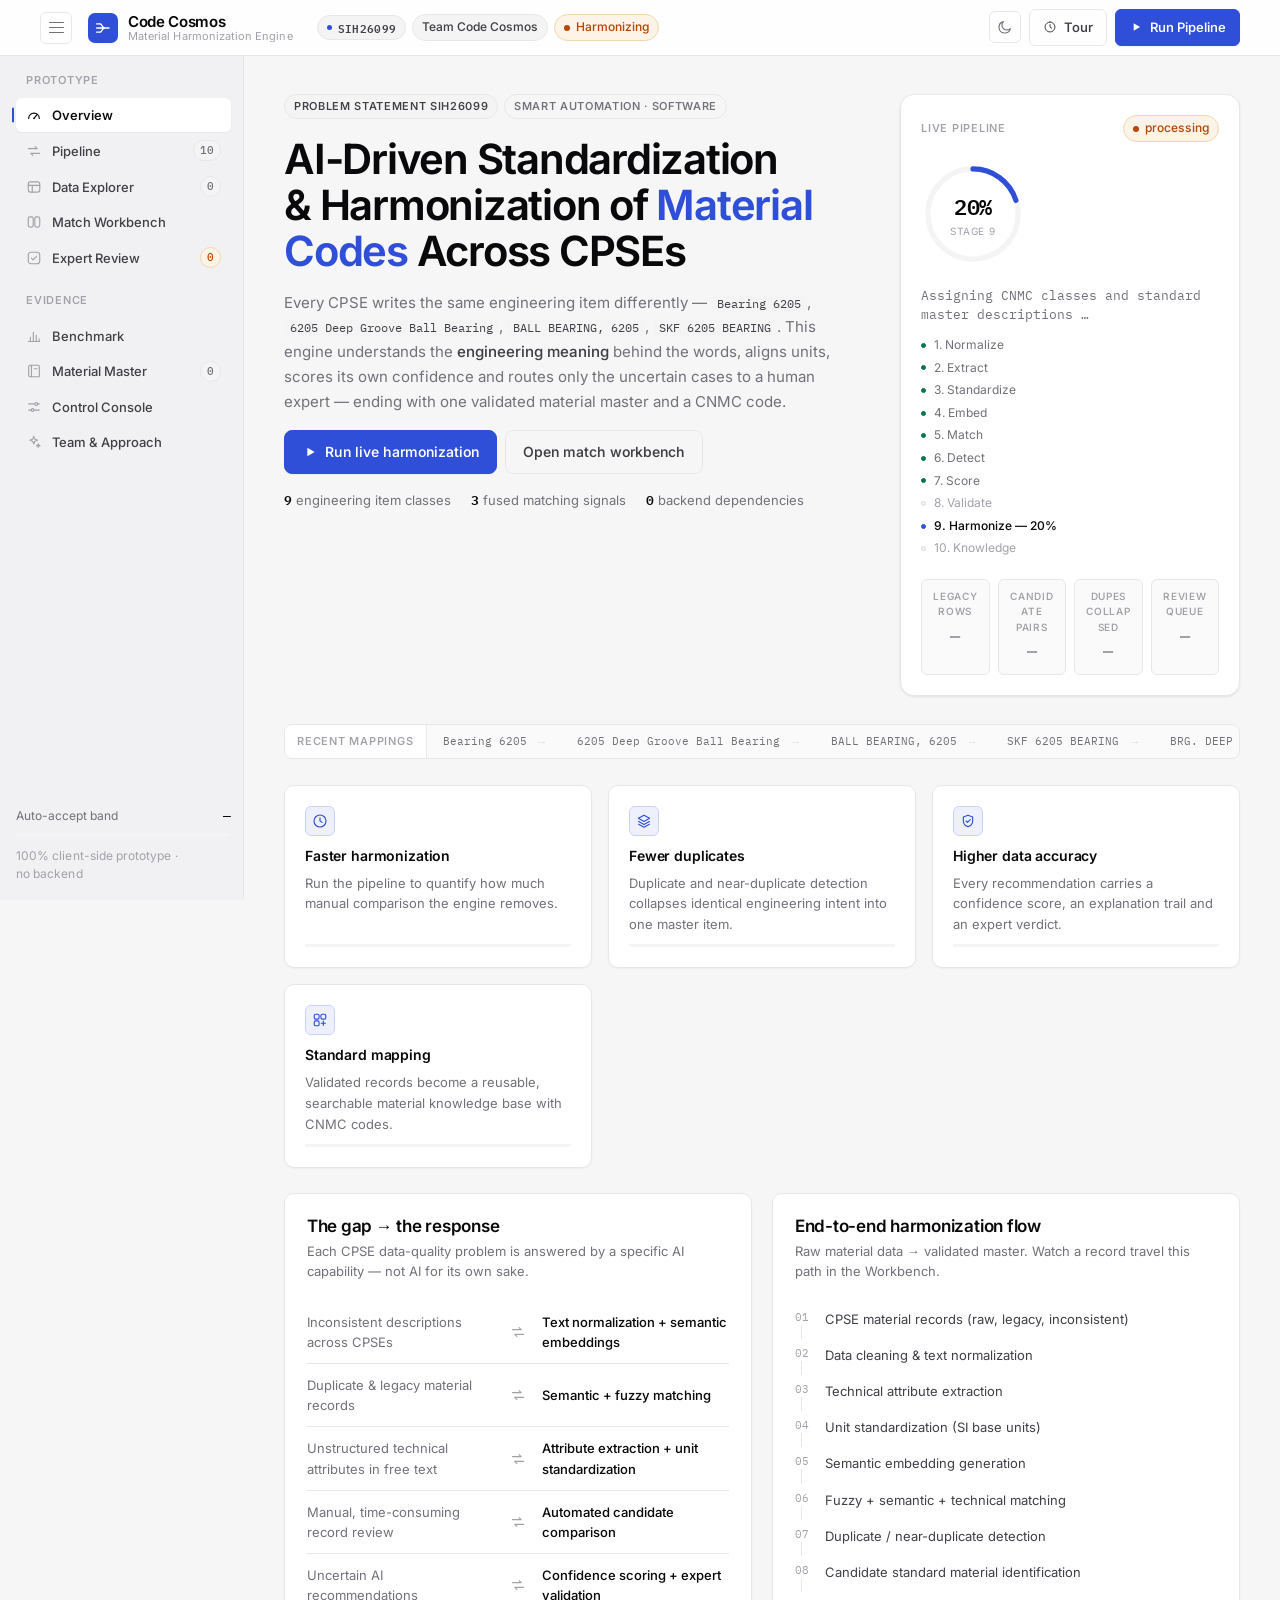
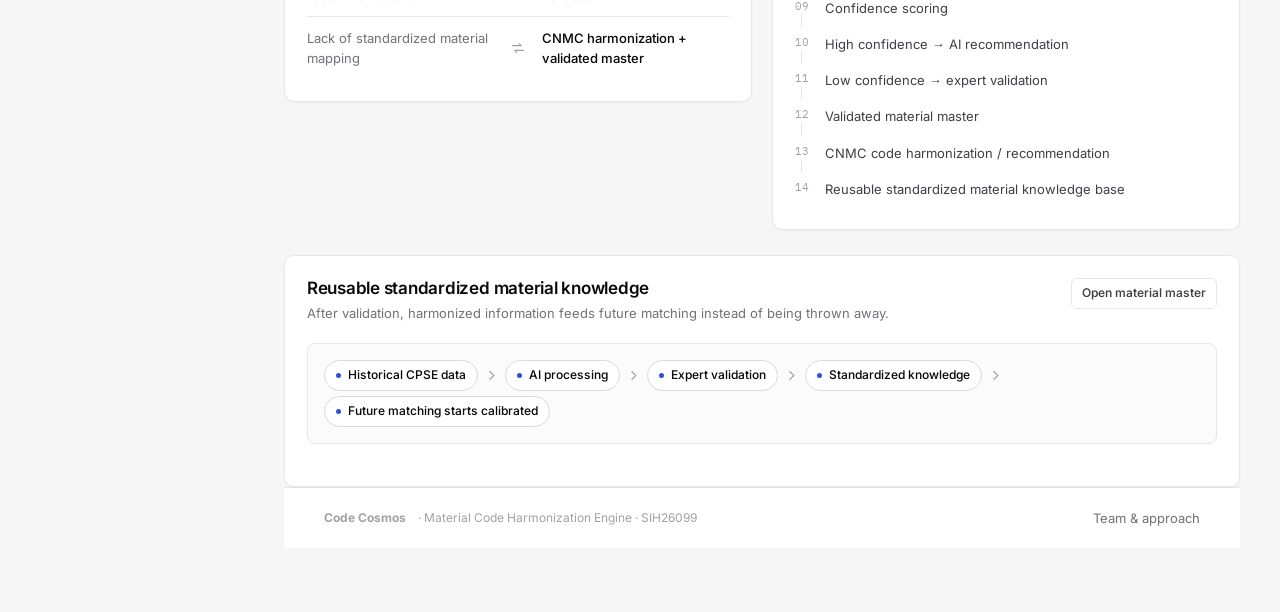
<file: index.html>
<!DOCTYPE html>
<html lang="en" data-theme="light">
<head>
<meta charset="utf-8" />
<meta name="viewport" content="width=device-width, initial-scale=1, viewport-fit=cover" />
<title>Code Cosmos · AI-Driven Standardization &amp; Harmonization of Material Codes Across CPSEs</title>
<meta name="description" content="SIH26099 — AI-driven, human-in-the-loop material code harmonization prototype for CPSEs. Semantic embeddings, fuzzy matching, technical-attribute extraction, unit standardization, confidence scoring and CNMC mapping. Fully client-side prototype by Team Code Cosmos." />
<meta name="theme-color" content="#ffffff" />
<meta name="author" content="Team Code Cosmos" />
<meta property="og:title" content="Code Cosmos · Material Code Harmonization Engine" />
<meta property="og:description" content="Smart India Hackathon 2026 · Problem SIH26099 · Frontend prototype" />
<link rel="icon" href="data:image/svg+xml,%3Csvg xmlns='http://www.w3.org/2000/svg' viewBox='0 0 24 24'%3E%3Crect width='24' height='24' rx='5.5' fill='%232f4fd8'/%3E%3Cg fill='none' stroke='%23fff' stroke-width='1.7' stroke-linecap='round'%3E%3Cpath d='M5 6.5h3.2M5 12h3.2M5 17.5h3.2'/%3E%3Cpath d='M8.2 6.5c2.2 0 2.5 5.5 4.8 5.5M8.2 17.5c2.2 0 2.5-5.5 4.8-5.5M8.2 12h4.8'/%3E%3Cpath d='M13 12h6'/%3E%3C/g%3E%3Ccircle cx='12.4' cy='12' r='1.5' fill='%23fff'/%3E%3C/svg%3E" />
<link rel="stylesheet" href="./assets/css/base.css" />
<link rel="stylesheet" href="./assets/css/app.css" />
</head>
<body>
<a class="skip-link" href="#main">Skip to content</a>

<!-- ─────────────────────────────── app shell ───────────────────────────────── -->
<div class="shell">
  <header class="topbar" id="topbar">
    <button class="icon-btn menu-btn" id="menuBtn" aria-label="Toggle navigation" aria-expanded="false">
      <span class="burger"><i></i><i></i><i></i></span>
    </button>

    <a class="brand" href="#/overview" aria-label="Code Cosmos home">
      <span class="brand-mark" aria-hidden="true">
        <svg viewBox="0 0 24 24" stroke-width="1.7">
          <!-- many inconsistent codes converge into one standardized record -->
          <path d="M3.5 6.5h4.6M3.5 12h4.6M3.5 17.5h4.6"/>
          <path d="M8.1 6.5c2.6 0 2.9 5.5 5.6 5.5M8.1 17.5c2.6 0 2.9-5.5 5.6-5.5M8.1 12h5.6"/>
          <path d="M13.7 12h6.4"/>
          <circle cx="12.6" cy="12" r="1.55" fill="currentColor" stroke="none"/>
        </svg>
      </span>
      <span class="brand-text">
        <strong>Code Cosmos</strong>
        <small>Material Harmonization Engine</small>
      </span>
    </a>

    <div class="topbar-meta">
      <span class="chip chip-brand" title="Smart India Hackathon 2026 · Smart Automation · Software">
        <i class="dot"></i>SIH26099
      </span>
      <span class="chip hide-sm" title="Team Code Cosmos">Team&nbsp;Code&nbsp;Cosmos</span>
      <span class="chip chip-live hide-md" id="engineChip" title="Pipeline status">
        <i class="pulse"></i><span id="engineLabel">Idle</span>
      </span>
    </div>

    <div class="topbar-actions">
      <button class="icon-btn" id="themeBtn" title="Toggle light / dark" aria-label="Toggle theme">
        <svg viewBox="0 0 24 24" class="ico-sun"><circle cx="12" cy="12" r="4.2"/><g stroke-linecap="round"><path d="M12 2.4v2.2M12 19.4v2.2M2.4 12h2.2M19.4 12h2.2M5.2 5.2l1.6 1.6M17.2 17.2l1.6 1.6M18.8 5.2l-1.6 1.6M6.8 17.2l-1.6 1.6"/></g></svg>
        <svg viewBox="0 0 24 24" class="ico-moon"><path d="M20 14.4A8.6 8.6 0 1 1 9.6 4a6.9 6.9 0 0 0 10.4 10.4z"/></svg>
      </button>
      <button class="btn btn-ghost hide-sm" id="tourBtn" title="Guided walkthrough for evaluators">
        <svg viewBox="0 0 24 24" class="ico"><path d="M12 3.5a8.5 8.5 0 1 1 0 17 8.5 8.5 0 0 1 0-17z" fill="none"/><path d="M12 8v4l3 2"/></svg>
        <span>Tour</span>
      </button>
      <button class="btn btn-primary" id="runBtn" title="Run the full harmonization pipeline">
        <svg viewBox="0 0 24 24" class="ico"><path d="M8 5.5v13l11-6.5z" fill="currentColor" stroke="none"/></svg>
        <span class="lbl-full">Run Pipeline</span><span class="lbl-mini">Run</span>
      </button>
    </div>
  </header>

  <div class="body">
    <aside class="sidebar" id="sidebar">
      <nav class="nav" aria-label="Primary">
        <p class="nav-title">Prototype</p>
        <a class="nav-link" href="#/overview" data-view="overview"><span class="nv-ico" data-icon="gauge" data-icon-size="15"></span><span class="nv-label">Overview</span></a>
        <a class="nav-link" href="#/pipeline" data-view="pipeline"><span class="nv-ico" data-icon="flow" data-icon-size="15"></span><span class="nv-label">Pipeline</span><span class="nv-badge" id="navPipeline">10</span></a>
        <a class="nav-link" href="#/explorer" data-view="explorer"><span class="nv-ico" data-icon="table" data-icon-size="15"></span><span class="nv-label">Data Explorer</span><span class="nv-badge" id="navRecords">0</span></a>
        <a class="nav-link" href="#/workbench" data-view="workbench"><span class="nv-ico" data-icon="columns" data-icon-size="15"></span><span class="nv-label">Match Workbench</span></a>
        <a class="nav-link" href="#/review" data-view="review"><span class="nv-ico" data-icon="checkSquare" data-icon-size="15"></span><span class="nv-label">Expert Review</span><span class="nv-badge warn" id="navReview">0</span></a>
        <p class="nav-title">Evidence</p>
        <a class="nav-link" href="#/benchmark" data-view="benchmark"><span class="nv-ico" data-icon="chart" data-icon-size="15"></span><span class="nv-label">Benchmark</span></a>
        <a class="nav-link" href="#/master" data-view="master"><span class="nv-ico" data-icon="archive" data-icon-size="15"></span><span class="nv-label">Material Master</span><span class="nv-badge" id="navMaster">0</span></a>
        <a class="nav-link" href="#/console" data-view="console"><span class="nv-ico" data-icon="sliders" data-icon-size="15"></span><span class="nv-label">Control Console</span></a>
        <a class="nav-link" href="#/about" data-view="about"><span class="nv-ico" data-icon="sparkles" data-icon-size="15"></span><span class="nv-label">Team &amp; Approach</span></a>
      </nav>
      <div class="sidebar-foot">
        <div class="mini-meter">
          <div class="mm-row"><span>Auto-accept band</span><strong id="sideAuto">—</strong></div>
          <div class="mm-bar"><i id="sideAutoBar" style="width:0%"></i></div>
        </div>
        <p class="fine">100% client-side prototype · no backend</p>
      </div>
    </aside>

    <main class="main" id="main">
      <!-- ══════════════════════════════ OVERVIEW ══════════════════════════════ -->
      <section class="view" id="view-overview" hidden>
        <div class="hero">
          <div class="hero-grid">
            <div class="hero-copy">
              <div class="eyebrow"><span class="tag">Problem Statement SIH26099</span><span class="tag ghost">Smart Automation · Software</span></div>
              <h1>AI-Driven Standardization &amp; Harmonization of <span class="grad-text">Material Codes</span> Across CPSEs</h1>
              <p class="lede">
                Every CPSE writes the same engineering item differently —
                <span class="mono">Bearing 6205</span>, <span class="mono">6205 Deep Groove Ball Bearing</span>,
                <span class="mono">BALL BEARING, 6205</span>, <span class="mono">SKF 6205 BEARING</span>.
                This engine understands the <em>engineering meaning</em> behind the words, aligns units, scores its own
                confidence and routes only the uncertain cases to a human expert — ending with one validated
                material master and a CNMC code.
              </p>
              <div class="hero-cta">
                <button class="btn btn-primary lg" id="heroRun"><svg viewBox="0 0 24 24" class="ico"><path d="M8 5.5v13l11-6.5z" fill="currentColor" stroke="none"/></svg><span>Run live harmonization</span></button>
                <a class="btn btn-ghost lg" href="#/workbench">Open match workbench</a>
              </div>
              <div class="hero-ticks">
                <span><b>9</b> engineering item classes</span>
                <span><b>3</b> fused matching signals</span>
                <span><b>0</b> backend dependencies</span>
              </div>
            </div>

            <div class="hero-panel">
              <div class="hp-head">
                <span class="hp-title">Live pipeline</span>
                <span class="chip chip-live" id="heroChip"><i class="pulse"></i><span id="heroStatus">idle</span></span>
              </div>
              <div class="hp-stage">
                <div class="ring-wrap">
                  <svg viewBox="0 0 120 120" class="prog-ring">
                    <circle class="pr-track" cx="60" cy="60" r="52"/>
                    <circle class="pr-fill" cx="60" cy="60" r="52" id="heroRing"/>
                  </svg>
                  <div class="ring-label"><strong id="heroPct">0%</strong><small id="heroStageName">ready</small></div>
                </div>
                <div class="hp-stage-detail">
                  <p class="mono small" id="heroStageDetail">Awaiting dataset …</p>
                  <ul class="stage-mini" id="heroStageList"></ul>
                </div>
              </div>
              <div class="hp-kpis">
                <div class="kpi"><span class="kpi-label">Legacy rows</span><strong class="pending" data-count id="kpiRows">—</strong></div>
                <div class="kpi"><span class="kpi-label">Candidate pairs</span><strong class="pending" data-count id="kpiPairs">—</strong></div>
                <div class="kpi"><span class="kpi-label">Dupes collapsed</span><strong class="pending" data-count id="kpiDupes">—</strong></div>
                <div class="kpi"><span class="kpi-label">Review queue</span><strong class="pending" data-count id="kpiReview">—</strong></div>
              </div>
            </div>
          </div>

          <div class="ticker" aria-hidden="true"><div class="ticker-track" id="tickerTrack"></div></div>
        </div>

        <div class="grid-3 stagger" id="impactGrid">
          <article class="card lift reveal"><div class="card-ico i1" data-icon="clock" data-icon-size="20"></div><h3>Faster harmonization</h3><p id="impactSpeed">Run the pipeline to quantify how much manual comparison the engine removes.</p><div class="impact-bar"><i></i></div></article>
          <article class="card lift reveal"><div class="card-ico i2" data-icon="duplicates" data-icon-size="20"></div><h3>Fewer duplicates</h3><p id="impactDupes">Duplicate and near-duplicate detection collapses identical engineering intent into one master item.</p><div class="impact-bar"><i></i></div></article>
          <article class="card lift reveal"><div class="card-ico i3" data-icon="shield" data-icon-size="20"></div><h3>Higher data accuracy</h3><p id="impactAccuracy">Every recommendation carries a confidence score, an explanation trail and an expert verdict.</p><div class="impact-bar"><i></i></div></article>
          <article class="card lift reveal"><div class="card-ico i4" data-icon="map" data-icon-size="20"></div><h3>Standard mapping</h3><p id="impactMap">Validated records become a reusable, searchable material knowledge base with CNMC codes.</p><div class="impact-bar"><i></i></div></article>
        </div>

        <div class="split">
          <section class="panel reveal">
            <header class="panel-head">
              <div><h2>The gap → the response</h2><p class="muted">Each CPSE data-quality problem is answered by a specific AI capability — not AI for its own sake.</p></div>
            </header>
            <ul class="gap-list" id="gapList"></ul>
          </section>
          <section class="panel reveal">
            <header class="panel-head">
              <div><h2>End-to-end harmonization flow</h2><p class="muted">Raw material data → validated master. Watch a record travel this path in the Workbench.</p></div>
            </header>
            <ol class="flow" id="flowList"></ol>
          </section>
        </div>

        <section class="panel reveal" id="knowledgePanel">
          <header class="panel-head">
            <div><h2>Reusable standardized material knowledge</h2><p class="muted">After validation, harmonized information feeds future matching instead of being thrown away.</p></div>
            <a class="btn btn-ghost sm" href="#/master">Open material master</a>
          </header>
          <div class="knowledge-loop" id="knowledgeLoop"></div>
          <div class="grid-4 stagger" id="knowledgeStats"></div>
        </section>
      </section>

      <!-- ══════════════════════════════ PIPELINE ══════════════════════════════ -->
      <section class="view" id="view-pipeline" hidden>
        <header class="view-head">
          <div>
            <h1>Harmonization Pipeline</h1>
            <p class="lede-sm">Ten stages, executed live in your browser. Each stage reports real numbers from the record set you generated.</p>
          </div>
          <div class="view-head-actions">
            <button class="btn btn-ghost" id="pipelineRun">Re-run pipeline</button>
          </div>
        </header>

        <div class="split narrow-wide">
          <div class="stages" id="stageTimeline"></div>
          <div class="stack">
            <section class="panel">
              <header class="panel-head"><div><h2>Throughput</h2><p class="muted">Stage completion percentage, captured while the engine runs.</p></div></header>
              <div class="chart-box"><canvas id="chartStages" height="260" role="img" aria-label="Stage completion chart"></canvas></div>
            </section>
            <section class="panel">
              <header class="panel-head"><div><h2>Pipeline audit log</h2><p class="muted">Every stage writes an immutable entry — this is the trace shown to auditors.</p></div></header>
              <ul class="audit" id="auditLog"></ul>
            </section>
          </div>
        </div>

        <section class="panel">
          <header class="panel-head">
            <div><h2>Normalization &amp; extraction showcase</h2><p class="muted">The same engineering item, written four different ways, resolved to one standardized description.</p></div>
          </header>
          <div class="showcase-grid stagger" id="showcaseGrid"></div>
        </section>
      </section>

      <!-- ══════════════════════════════ EXPLORER ══════════════════════════════ -->
      <section class="view" id="view-explorer" hidden>
        <header class="view-head">
          <div><h1>Data Explorer</h1><p class="lede-sm">The synthetic CPSE extract, the semantic embedding space and per-record attribute extraction.</p></div>
          <div class="view-head-actions">
            <label class="field inline"><span>Row set</span><select id="explorerCpse"></select></label>
            <button class="btn btn-ghost" id="exportRows">Export CSV</button>
          </div>
        </header>

        <div class="split narrow-wide">
          <section class="panel">
            <header class="panel-head"><div><h2>Semantic embedding space</h2><p class="muted">Each dot is a material description projected to 2-D. Colour = engineering family. Tight clusters = the engine already sees them as the same item.</p></div></header>
            <div class="chart-box tall"><canvas id="chartSpace" role="img" aria-label="Semantic space scatter plot"></canvas></div>
            <div class="legend" id="spaceLegend"></div>
          </section>
          <section class="panel">
            <header class="panel-head"><div><h2>Corpus composition</h2><p class="muted">Where the legacy rows come from.</p></div></header>
            <div class="chart-box"><canvas id="chartCpse" height="220" role="img" aria-label="Records per CPSE"></canvas></div>
            <div class="chart-box"><canvas id="chartFamilies" height="240" role="img" aria-label="Records per engineering family"></canvas></div>
          </section>
        </div>

        <section class="panel">
          <header class="panel-head">
            <div><h2>Material record table</h2><p class="muted">Search by description, legacy code or CPSE. Click a row to inspect extracted attributes.</p></div>
            <div class="table-tools">
              <input type="search" id="recordSearch" placeholder="Search 6205, SS 304, gate valve …" aria-label="Search records" />
              <span class="muted small" id="recordCount"></span>
            </div>
          </header>
          <div class="table-scroll">
            <table class="tbl" id="recordTable">
              <thead><tr><th>Legacy code</th><th>Description as stored</th><th>CPSE</th><th>Family</th><th>Attributes</th><th>Master item</th><th>Band</th></tr></thead>
              <tbody id="recordBody"></tbody>
            </table>
          </div>
          <div class="pager" id="recordPager"></div>
        </section>
      </section>

      <!-- ══════════════════════════════ WORKBENCH ═════════════════════════════ -->
      <section class="view" id="view-workbench" hidden>
        <header class="view-head">
          <div><h1>Match Workbench</h1><p class="lede-sm">Pick any two material records. The engine explains, point by point, why they are equivalent — or why they are not.</p></div>
          <div class="view-head-actions">
            <button class="btn btn-ghost" id="wbShowcase">Load SIH example set</button>
            <button class="btn btn-ghost" id="wbRandom">Random pair</button>
          </div>
        </header>

        <div class="wb">
          <div class="wb-pick">
            <label class="field"><span>Record A</span><select id="wbSelectA"></select></label>
            <button class="icon-btn swap" id="wbSwap" title="Swap A and B" aria-label="Swap selection">
              <svg viewBox="0 0 24 24"><path d="M7 7h11l-3-3M17 17H6l3 3" fill="none" stroke="currentColor" stroke-width="1.8" stroke-linecap="round" stroke-linejoin="round"/></svg>
            </button>
            <label class="field"><span>Record B</span><select id="wbSelectB"></select></label>
          </div>

          <div class="wb-verdict" id="wbVerdict" hidden aria-live="polite">
            <div class="gauge-wrap">
              <svg viewBox="0 0 160 160" class="gauge">
                <defs>
                  <linearGradient id="gaugeGrad" x1="0" y1="1" x2="1" y2="0">
                    <stop offset="0" stop-color="#f87171"/><stop offset="0.45" stop-color="#fbbf24"/><stop offset="1" stop-color="#34d399"/>
                  </linearGradient>
                </defs>
                <circle class="g-track" cx="80" cy="80" r="66"/>
                <circle class="g-fill" cx="80" cy="80" r="66" id="wbGauge"/>
              </svg>
              <div class="gauge-label"><strong id="wbConfidence">—</strong><small id="wbBand">awaiting selection</small></div>
            </div>
            <div class="signal-bars" id="wbSignals"></div>
            <div class="verdict-actions">
              <button class="btn btn-ok" id="wbAccept">Approve match</button>
              <button class="btn btn-bad" id="wbReject">Reject match</button>
              <button class="btn btn-ghost" id="wbReset">Reset decision</button>
            </div>
          </div>
        </div>

        <div class="split">
          <section class="panel">
            <header class="panel-head"><div><h2>Record A</h2></div><span class="chip" id="wbChipA"></span></header>
            <div id="wbPaneA"></div>
          </section>
          <section class="panel">
            <header class="panel-head"><div><h2>Record B</h2></div><span class="chip" id="wbChipB"></span></header>
            <div id="wbPaneB"></div>
          </section>
        </div>

        <div class="split">
          <section class="panel">
            <header class="panel-head"><div><h2>Attribute-by-attribute agreement</h2><p class="muted">Values are compared after unit standardization, so 50&nbsp;mm, 5&nbsp;cm and 1.97&nbsp;in are the same number.</p></div></header>
            <div class="table-scroll"><table class="tbl compact" id="attrTable"><thead><tr><th>Attribute</th><th>A (as written)</th><th>B (as written)</th><th>Standardized</th><th>Verdict</th></tr></thead><tbody id="attrBody"></tbody></table></div>
          </section>
          <section class="panel">
            <header class="panel-head"><div><h2>Why this score</h2><p class="muted">Auditable reasoning trail for the confidence value.</p></div></header>
            <ul class="reason" id="wbReason"></ul>
            <div class="dr-block">
              <h4>Shared evidence tokens</h4>
              <div class="attr-pills" id="wbShared"></div>
            </div>
          </section>
        </div>

        <section class="panel">
          <header class="panel-head"><div><h2>Standardized output</h2><p class="muted">What the harmonized material master receives for this cluster.</p></div></header>
          <div class="out-grid" id="wbOutput"></div>
        </section>

        <section class="panel playground">
          <header class="panel-head"><div><h2>Live console</h2><p class="muted">Type any material description exactly as a CPSE store might write it. The engine normalizes it, extracts attributes, standardizes units and finds the closest validated master item.</p></div></header>
          <div class="pg-row">
            <input type="text" id="pgInput" value="2 INCH GATE VALVE, CI BODY, FLANGED, PN 16, AS PER IS 14846" aria-label="Material description to test" />
            <button class="btn btn-primary" id="pgRun">Analyse</button>
          </div>
          <div class="pg-demo" id="pgDemo"></div>
          <div class="pg-out" id="pgOut"></div>
        </section>
      </section>

      <!-- ══════════════════════════════ REVIEW ════════════════════════════════ -->
      <section class="view" id="view-review" hidden>
        <header class="view-head">
          <div><h1>Expert Review Queue</h1><p class="lede-sm">High-confidence matches already flowed through. These are the uncertain ones — the only rows a domain expert still has to look at.</p></div>
          <div class="view-head-actions">
            <button class="btn btn-ghost" id="reviewAll">Approve all in queue</button>
            <button class="btn btn-ghost" id="reviewAuto">Approve top 10</button>
          </div>
        </header>

        <div class="grid-4 stagger" id="reviewStats"></div>

        <div class="review-layout">
          <section class="panel">
            <header class="panel-head"><div><h2>Queue</h2><p class="muted">Sorted by distance from the decision boundary — hardest cases first.</p></div><span class="muted small" id="reviewCount"></span></header>
            <ul class="queue" id="reviewQueue"></ul>
          </section>
          <section class="panel" id="reviewDetail">
            <header class="panel-head"><div><h2>Evidence packet</h2><p class="muted">Everything the expert needs to decide in one screen.</p></div></header>
            <div id="reviewDetailBody" class="empty-state">
              <div class="empty-ico" data-icon="target" data-icon-size="30" data-icon-class="ico thin"></div><p>Select a case from the queue to open its evidence packet.</p>
            </div>
          </section>
        </div>

        <section class="panel">
          <header class="panel-head"><div><h2>Decision log</h2><p class="muted">Human-in-the-loop actions, attributed and timestamped.</p></div></header>
          <ul class="audit" id="decisionLog"></ul>
        </section>
      </section>

      <!-- ══════════════════════════════ BENCHMARK ═════════════════════════════ -->
      <section class="view" id="view-benchmark" hidden>
        <header class="view-head">
          <div><h1>Benchmark &amp; Impact</h1><p class="lede-sm">Ground truth is known for this synthetic corpus, so every number below is measured by the engine at runtime — not estimated.</p></div>
          <div class="view-head-actions"><button class="btn btn-ghost" id="exportBench">Export metrics JSON</button></div>
        </header>

        <div class="grid-4 stagger" id="benchKpis"></div>

        <div class="split">
          <section class="panel">
            <header class="panel-head"><div><h2>Precision / Recall / F1 vs threshold</h2><p class="muted">Drag the calibration line to see how the operating point moves. The marker shows the configured auto-accept threshold.</p></div></header>
            <div class="chart-box tall"><canvas id="chartPR" role="img" aria-label="Precision recall curve"></canvas></div>
            <div class="slider-row">
              <label class="field range"><span>Auto-accept threshold <b id="thVal">0.85</b></span><input type="range" id="thSlider" min="0.5" max="0.98" step="0.01" value="0.85" /></label>
            </div>
            <div class="grid-3 tight" id="thReadout"></div>
          </section>
          <section class="panel">
            <header class="panel-head"><div><h2>Confidence distribution</h2><p class="muted">How confident the engine is across all candidate pairs.</p></div></header>
            <div class="chart-box"><canvas id="chartConf" height="240" role="img" aria-label="Confidence histogram"></canvas></div>
            <header class="panel-head mt"><div><h3>Decision bands</h3></div></header>
            <ul class="band-list" id="bandList"></ul>
            <header class="panel-head mt"><div><h3>Signal contribution</h3></div></header>
            <div class="signal-grid" id="benchSignals"></div>
          </section>
        </div>

        <div class="split">
          <section class="panel">
            <header class="panel-head"><div><h2>Manual effort removed</h2><p class="muted">Estimated reviewer minutes for exhaustive manual comparison versus assisted review at the configured operating point.</p></div></header>
            <div class="chart-box"><canvas id="chartEffort" height="220" role="img" aria-label="Effort comparison"></canvas></div>
          </section>
          <section class="panel">
            <header class="panel-head"><div><h2>Accuracy &amp; integrity checks</h2><p class="muted">Cluster purity is the critical safety metric: a pure cluster means no two different engineering items were silently merged.</p></div></header>
            <ul class="check-list" id="benchChecks"></ul>
          </section>
        </div>

        <section class="panel">
          <header class="panel-head"><div><h2>Near-miss gallery</h2><p class="muted">Pairs the engine deliberately refused to auto-merge because a decisive specification differs. This is the behaviour that protects the master data.</p></div></header>
          <div class="nearmiss-grid stagger" id="nearMiss"></div>
        </section>
      </section>

      <!-- ══════════════════════════════ MASTER ════════════════════════════════ -->
      <section class="view" id="view-master" hidden>
        <header class="view-head">
          <div><h1>Standardized Material Master</h1><p class="lede-sm">One validated engineering item per cluster, with a generated CNMC mapping and a single standard description.</p></div>
          <div class="view-head-actions">
            <button class="btn btn-ghost" id="exportMasterCsv">Export CSV</button>
            <button class="btn btn-ghost" id="exportMasterJson">Export JSON</button>
          </div>
        </header>

        <div class="grid-4 stagger" id="masterStats"></div>

        <section class="panel">
          <header class="panel-head">
            <div><h2>Validated items</h2><p class="muted">Search the master by CNMC code, description or class. Click a row to expand its source records.</p></div>
            <div class="table-tools"><input type="search" id="masterSearch" placeholder="Search CNMC 30-01, gate valve …" aria-label="Search master" /><span class="muted small" id="masterCount"></span></div>
          </header>
          <div class="table-scroll">
            <table class="tbl" id="masterTable">
              <thead><tr><th>CNMC code</th><th>Standard description</th><th>Class</th><th>UOM</th><th>Merged from</th><th>CPSEs</th><th>Cohesion</th><th>Completeness</th></tr></thead>
              <tbody id="masterBody"></tbody>
            </table>
          </div>
          <div class="pager" id="masterPager"></div>
        </section>

        <section class="panel">
          <header class="panel-head"><div><h2>CNMC class coverage</h2><p class="muted">How the harmonized master distributes across CNMC-style classes.</p></div></header>
          <div class="chart-box"><canvas id="chartCnmc" height="280" role="img" aria-label="CNMC class coverage chart"></canvas></div>
        </section>
      </section>

      <!-- ══════════════════════════════ CONSOLE ═══════════════════════════════ -->
      <section class="view" id="view-console" hidden>
        <header class="view-head">
          <div><h1>Control Console</h1><p class="lede-sm">Everything that governs a run: corpus generation, signal weights, decision thresholds and the raw normalization rules.</p></div>
          <div class="view-head-actions"><button class="btn btn-primary" id="consoleRun">Apply &amp; run</button></div>
        </header>

        <div class="split">
          <div class="stack">
          <section class="panel">
            <header class="panel-head"><div><h2>Corpus</h2><p class="muted">Legacy records are generated from engineering concepts with realistic CPSE noise. Ground truth stays hidden from the matcher.</p></div></header>
            <label class="field range"><span>Records <b id="sizeVal">260</b></span><input type="range" id="sizeRange" min="60" max="600" step="20" value="260" /></label>
            <label class="field"><span>Generation seed</span><input type="number" id="seedInput" value="20260129" /></label>
            <label class="tgl"><input type="checkbox" id="tglShowcase" checked /><span class="sl"></span><span class="tl">Include the SIH example descriptions verbatim<em>Bearing 6205, 6205 Deep Groove Ball Bearing, SKF 6205 BEARING …</em></span></label>
            <div class="btn-row"><button class="btn btn-ghost" id="regenSeed">New random seed</button><button class="btn btn-ghost" id="downloadCorpus">Download corpus CSV</button></div>
          </section>
          <section class="panel">
            <header class="panel-head"><div><h2>Decision thresholds</h2><p class="muted">Where the engine stops deciding and the expert starts.</p></div></header>
            <label class="field range"><span>Auto-accept at or above <b id="autoVal">0.85</b></span><input type="range" id="autoRange" min="0.6" max="0.98" step="0.01" value="0.85" /></label>
            <label class="field range"><span>Minimum score that enters review <b id="floorVal">0.55</b></span><input type="range" id="floorRange" min="0.3" max="0.8" step="0.01" value="0.55" /></label>
            <label class="field range"><span>Candidate pairs kept per record <b id="candVal">8</b></span><input type="range" id="candRange" min="2" max="20" step="1" value="8" /></label>
            <div class="unit-table" id="unitTable"></div>
          </section>
          </div>
          <div class="stack">
          <section class="panel">
            <header class="panel-head"><div><h2>Signal fusion</h2><p class="muted">Weights combine semantic similarity, fuzzy text similarity and technical-attribute agreement into one confidence value.</p></div></header>
            <label class="field range"><span>Semantic embeddings <b id="wSemVal">0.32</b></span><input type="range" id="wSem" min="0" max="1" step="0.02" value="0.32" /></label>
            <label class="field range"><span>Fuzzy text matching <b id="wFzVal">0.24</b></span><input type="range" id="wFz" min="0" max="1" step="0.02" value="0.24" /></label>
            <label class="field range"><span>Technical attributes <b id="wAtVal">0.44</b></span><input type="range" id="wAt" min="0" max="1" step="0.02" value="0.44" /></label>
            <div class="weight-bar"><i id="wbSemBar"></i><i id="wbFzBar"></i><i id="wbAtBar"></i></div>
            <div class="dr-block"><h4>Active signals</h4>
            <label class="tgl"><input type="checkbox" id="tglFuzzy" checked /><span class="sl"></span><span class="tl">Enable fuzzy matching signal</span></label>
            <label class="tgl"><input type="checkbox" id="tglAttr" checked /><span class="sl"></span><span class="tl">Enable technical-attribute signal</span></label>
            <label class="tgl"><input type="checkbox" id="tglUnits" checked /><span class="sl"></span><span class="tl">Enable unit standardization<em>50 mm = 5 cm = 1.97 inch</em></span></label>
            </div>
          </section>
          <section class="panel">
            <header class="panel-head"><div><h2>Rule inspector</h2><p class="muted">The live normalization and attribute-extraction result for any string you type.</p></div></header>
            <div class="pg-row"><input type="text" id="ruleInput" value="BRG. DEEP GROOVE BALL 6205 ZZ (MAKE : SKF) 25 MM BORE - NOS" aria-label="Rule inspector input" /><button class="btn btn-ghost" id="ruleRun">Inspect</button></div>
            <div class="rule-out" id="ruleOut"></div>
          </section>
          </div>
        </div>

        <section class="panel">
          <header class="panel-head"><div><h2>Normalization rule activity</h2><p class="muted">Which rule families fired across the corpus, and how many vendor names were neutralised.</p></div></header>
          <div class="chart-box"><canvas id="chartRules" height="240" role="img" aria-label="Rule activity chart"></canvas></div>
        </section>
      </section>

      <!-- ══════════════════════════════ ABOUT ═════════════════════════════════ -->
      <section class="view" id="view-about" hidden>
        <header class="view-head">
          <div><h1>Team &amp; Approach</h1><p class="lede-sm">Smart India Hackathon 2026 · Problem SIH26099 · Theme: Smart Automation · Category: Software.</p></div>
          <div class="view-head-actions"><button class="btn btn-ghost" id="printPitch">Print one-pager</button></div>
        </header>

        <div class="split">
          <section class="panel">
            <header class="panel-head"><div><h2>Team Code Cosmos</h2><p class="muted">Replace the placeholder names below with your team details before submission.</p></div></header>
            <ul class="team" id="teamList"></ul>
          </section>
          <section class="panel">
            <header class="panel-head"><div><h2>The core idea in one sentence</h2></div></header>
            <blockquote class="quote">
              Code Cosmos proposes an AI-driven, human-in-the-loop system that converts inconsistent CPSE material records into
              standardized material knowledge by combining semantic similarity, fuzzy matching, technical-attribute extraction,
              unit normalization, confidence scoring, expert validation and CNMC code mapping.
            </blockquote>
            <div class="stack-list" id="uniqueList"></div>
          </section>
        </div>

        <section class="panel">
          <header class="panel-head"><div><h2>Research foundation → what we extend</h2><p class="muted">Existing work answers “are these two entities similar?”. This system answers “are they equivalent, what defines them, what should they map to, and how sure are we?”.</p></div></header>
          <div class="table-scroll">
            <table class="tbl">
              <thead><tr><th>Research foundation</th><th>Focus</th><th>Code Cosmos extension</th></tr></thead>
              <tbody>
                <tr><td>Purnomo &amp; Triayudi, 2026<em>Semantic Deduplication of Industrial Material Records</em></td><td>Sentence-BERT embeddings for semantic deduplication</td><td>Embeddings <b>plus</b> unit-standardized technical attributes, so 6205 ≠ 6206 even at high cosine similarity</td></tr>
                <tr><td>Su et al., 2025<em>Material Master Data Governance using LLM + RAG</em></td><td>LLM + retrieval for master-data governance</td><td>Deterministic, auditable scoring that runs offline — no hallucination risk on code assignment</td></tr>
                <tr><td>Nananukul et al., 2024<em>Product Matching for Entity Resolution</em></td><td>Prompt engineering for unsupervised entity resolution</td><td>Supervised-by-ground-truth operating points with measured precision / recall / F1</td></tr>
                <tr><td>ProMap datasets (extended), 2024</td><td>Product mapping / matching benchmarks</td><td>Mapping target is a CPSE material code and CNMC class, not a product catalogue id</td></tr>
              </tbody>
            </table>
          </div>
        </section>

        <div class="split">
          <section class="panel">
            <header class="panel-head"><div><h2>Architecture</h2><p class="muted">Prototype today, production tomorrow — the layer boundaries are already the deployment boundaries.</p></div></header>
            <ul class="arch" id="archList"></ul>
          </section>
          <section class="panel">
            <header class="panel-head"><div><h2>Benefits</h2><p class="muted">Social, economic, environmental and technical.</p></div></header>
            <div class="benefit-grid" id="benefitGrid"></div>
          </section>
        </div>

        <section class="panel">
          <header class="panel-head"><div><h2>Feasibility &amp; roadmap</h2><p class="muted">What is demonstrably working now, and what changes when this stops being a prototype.</p></div></header>
          <div class="roadmap" id="roadmap"></div>
        </section>

        <section class="panel disclaimer">
          <header class="panel-head"><div><h2>Prototype disclosure</h2></div></header>
          <ul class="fine-list">
            <li>This build is a <b>100% client-side prototype</b>: HTML, CSS and vanilla ES modules only — no server, no Python, no external API keys.</li>
            <li>The CPSE corpus is <b>synthetic</b> and generated deterministically from engineering concepts, so no real organization's material data is used. Ground truth is retained only to score the engine.</li>
            <li>Semantic embeddings are a compact in-browser <b>concept tf-idf + random-projection model</b> standing in for a fine-tuned Sentence-BERT encoder; the interface is identical, so swapping in the production encoder changes only that one module.</li>
            <li>CNMC class codes and generated material codes are <b>illustrative mappings</b> for the prototype and must be validated against the official CNMC taxonomy before production use.</li>
          </ul>
        </section>
      </section>

      <footer class="footer">
        <div class="foot-left">
          <strong>Code Cosmos</strong> · Material Code Harmonization Engine · SIH26099
        </div>
        <div class="foot-right">
          <span class="muted small" id="footStats"></span>
          <span class="dot-sep"></span>
          <a class="small" href="#/about">Team &amp; approach</a>
        </div>
      </footer>
    </main>
  </div>
</div>

<!-- ───────────────────────────── overlays ────────────────────────────────── -->
<div class="drawer" id="drawer" hidden>
  <div class="drawer-scrim" data-close-drawer></div>
  <aside class="drawer-panel" role="dialog" aria-modal="true" aria-labelledby="drawerTitle">
    <header class="drawer-head">
      <h2 id="drawerTitle">Record</h2>
      <button class="icon-btn" data-close-drawer aria-label="Close panel">✕</button>
    </header>
    <div class="drawer-body" id="drawerBody"></div>
  </aside>
</div>

<div class="toasts" id="toasts" aria-live="polite"></div>
<noscript><div class="noscript">This prototype needs JavaScript enabled — the entire harmonization engine runs in your browser.</div></noscript>

<script type="module" src="./assets/js/main.js"></script>
</body>
</html>
</file>
<file: assets/css/base.css>
/* ==========================================================================
   Code Cosmos · Design foundation
   --------------------------------------------------------------------------
   Direction: precision instrument. A near-monochrome interface with one
   restrained accent, hairline borders instead of heavy shadows, real
   typographic hierarchy and motion that is fast and purposeful.

   Deliberately absent: gradient text, glow effects, decorative aurora
   blobs, rainbow data palettes, bouncing easings and infinite ambient
   animation. Those read as noise in a tool an engineer has to trust.
   ========================================================================== */

/* ------------------------------- typefaces ------------------------------- */
/* Self-hosted so the interface renders identically everywhere and the
   prototype stays fully offline-capable. */

@font-face {
  font-family: 'InterVariable';
  font-style: normal;
  font-display: swap;
  font-weight: 100 900;
  src: url('../fonts/inter-latin-wght-normal.woff2') format('woff2-variations');
  unicode-range: U+0000-00FF, U+0131, U+0152-0153, U+02BB-02BC, U+02C6, U+02DA,
                 U+02DC, U+0304, U+0308, U+0329, U+2000-206F, U+20AC, U+2122,
                 U+2191, U+2193, U+2212, U+2215, U+FEFF, U+FFFD;
}
@font-face {
  font-family: 'PlexMono';
  font-style: normal;
  font-display: swap;
  font-weight: 400;
  src: url('../fonts/ibm-plex-mono-latin-400-normal.woff2') format('woff2');
  unicode-range: U+0000-00FF, U+0131, U+0152-0153, U+02BB-02BC, U+02C6, U+02DA,
                 U+02DC, U+0304, U+0308, U+0329, U+2000-206F, U+20AC, U+2122,
                 U+2191, U+2193, U+2212, U+2215, U+FEFF, U+FFFD;
}
@font-face {
  font-family: 'PlexMono';
  font-style: normal;
  font-display: swap;
  font-weight: 500;
  src: url('../fonts/ibm-plex-mono-latin-500-normal.woff2') format('woff2');
  unicode-range: U+0000-00FF, U+0131, U+0152-0153, U+02BB-02BC, U+02C6, U+02DA,
                 U+02DC, U+0304, U+0308, U+0329, U+2000-206F, U+20AC, U+2122,
                 U+2191, U+2193, U+2212, U+2215, U+FEFF, U+FFFD;
}
@font-face {
  font-family: 'PlexMono';
  font-style: normal;
  font-display: swap;
  font-weight: 600;
  src: url('../fonts/ibm-plex-mono-latin-600-normal.woff2') format('woff2');
  unicode-range: U+0000-00FF, U+0131, U+0152-0153, U+02BB-02BC, U+02C6, U+02DA,
                 U+02DC, U+0304, U+0308, U+0329, U+2000-206F, U+20AC, U+2122,
                 U+2191, U+2193, U+2212, U+2215, U+FEFF, U+FFFD;
}

/* ==========================================================================
   TOKENS · light is the primary theme
   ========================================================================== */
:root {
  color-scheme: light;

  /* surfaces — neutral, barely warm, no blue cast */
  --canvas:      #f6f6f7;
  --canvas-2:    #f1f1f3;
  --surface:     #ffffff;
  --surface-2:   #fafafa;
  --surface-3:   #f4f4f5;
  --surface-inset: #fbfbfc;

  /* hairlines */
  --line:        #e7e7ea;
  --line-strong: #d9d9de;
  --line-accent: #c3c9f0;

  /* text ramp */
  --txt:   #09090b;
  --txt-2: #3f3f46;
  --txt-3: #71717a;
  --txt-4: #a1a1aa;

  /* one accent, plus four semantic states used only for data meaning */
  --accent:      #2f4fd8;
  --accent-2:    #2743bd;
  --accent-soft: #eef1fd;
  --accent-line: #c9d2f7;
  --ok:      #067647;
  --ok-soft: #eaf6f0;
  --ok-line: #b7e0cb;
  --warn:      #b54708;
  --warn-soft: #fdf3e7;
  --warn-line: #f0d7b0;
  --bad:      #b42318;
  --bad-soft: #fdefee;
  --bad-line: #f3cdc9;
  --info:      #175cd3;
  --info-soft: #eef4fe;
  --info-line: #cbdaf7;

  /* legacy aliases kept so view modules keep working unchanged */
  --violet: var(--accent);
  --cyan:   var(--info);
  --pink:   var(--bad);
  --mint:   var(--ok);
  --amber:  var(--warn);
  --rose:   var(--bad);
  --blue:   var(--info);
  --a-violet: var(--accent);
  --a-cyan:   var(--info);
  --a-pink:   var(--bad);
  --a-mint:   var(--ok);
  --a-amber:  var(--warn);
  --a-rose:   var(--bad);
  --a-blue:   var(--info);
  --tone-ok: var(--ok);
  --tone-warn: var(--warn);
  --tone-bad: var(--bad);
  --tone-info: var(--info);

  /* elevation — restrained; borders carry the structure, not shadows */
  --shadow-xs: 0 1px 2px rgba(9, 9, 11, 0.04);
  --shadow-sm: 0 1px 3px rgba(9, 9, 11, 0.06), 0 1px 2px rgba(9, 9, 11, 0.04);
  --shadow:    0 4px 12px -2px rgba(9, 9, 11, 0.08), 0 2px 4px -2px rgba(9, 9, 11, 0.04);
  --shadow-lg: 0 16px 40px -12px rgba(9, 9, 11, 0.18), 0 4px 12px -4px rgba(9, 9, 11, 0.08);
  --shadow-pop: 0 24px 56px -16px rgba(9, 9, 11, 0.24), 0 8px 20px -8px rgba(9, 9, 11, 0.12);
  --ring: 0 0 0 3px rgba(47, 79, 216, 0.14);

  /* geometry */
  --r-xs: 4px;
  --r-sm: 6px;
  --r-md: 8px;
  --r-lg: 10px;
  --r-xl: 14px;
  --r-2xl: 18px;
  --r-pill: 999px;

  /* fluid spacing on a 4px grid */
  --sp-1: 4px;  --sp-2: 8px;  --sp-3: 12px; --sp-4: 16px;
  --sp-5: 20px; --sp-6: 24px; --sp-8: 32px; --sp-10: 40px;
  --sp-12: 48px; --sp-16: 64px;

  --shell-pad: clamp(16px, 3.2vw, 40px);
  --nav-w: 244px;
  --top-h: 56px;
  --max-w: 1360px;

  /* type */
  --font: 'InterVariable', -apple-system, BlinkMacSystemFont, 'Segoe UI',
          Roboto, 'Helvetica Neue', Arial, sans-serif;
  --mono: 'PlexMono', ui-monospace, SFMono-Regular, 'SF Mono', Menlo,
          Consolas, monospace;

  /* motion — one easing family, four durations */
  --e: cubic-bezier(0.2, 0, 0, 1);            /* standard, decisive */
  --e-out: cubic-bezier(0.16, 1, 0.3, 1);     /* entrances */
  --e-inout: cubic-bezier(0.65, 0, 0.35, 1);  /* reversible state */
  --t-fast: 120ms;
  --t-base: 160ms;
  --t-med: 220ms;
  --t-slow: 320ms;
  --t-enter: 460ms;

  --glass-blur: saturate(180%) blur(12px);
}

/* ==========================================================================
   TOKENS · dark (secondary treatment)
   ========================================================================== */
html[data-theme='dark'] {
  color-scheme: dark;

  --canvas:      #09090b;
  --canvas-2:    #101012;
  --surface:     #131316;
  --surface-2:   #18181b;
  --surface-3:   #1e1e22;
  --surface-inset: #16161a;

  --line:        #26262b;
  --line-strong: #35353c;
  --line-accent: #3b4470;

  --txt:   #fafafa;
  --txt-2: #d4d4d8;
  --txt-3: #8f8f98;
  --txt-4: #63636d;

  --accent:      #7b93ff;
  --accent-2:    #97a9ff;
  --accent-soft: #161c3a;
  --accent-line: #2b3566;
  --ok:      #4ade80;
  --ok-soft: #0d2318;
  --ok-line: #1d4430;
  --warn:      #fbbf24;
  --warn-soft: #2a1e08;
  --warn-line: #4a3610;
  --bad:      #f87171;
  --bad-soft: #2a1315;
  --bad-line: #4d2124;
  --info:      #7dabff;
  --info-soft: #101c33;
  --info-line: #22355e;

  --shadow-xs: 0 1px 2px rgba(0, 0, 0, 0.4);
  --shadow-sm: 0 1px 3px rgba(0, 0, 0, 0.5);
  --shadow:    0 4px 12px -2px rgba(0, 0, 0, 0.55);
  --shadow-lg: 0 16px 40px -12px rgba(0, 0, 0, 0.7);
  --shadow-pop: 0 24px 56px -16px rgba(0, 0, 0, 0.8);
  --ring: 0 0 0 3px rgba(123, 147, 255, 0.22);
}

/* ==========================================================================
   RESET
   ========================================================================== */
*, *::before, *::after { box-sizing: border-box; }

html {
  height: 100%;
  scroll-behavior: smooth;
  -webkit-text-size-adjust: 100%;
}

body {
  margin: 0;
  min-height: 100%;
  font-family: var(--font);
  font-size: 14px;
  line-height: 1.55;
  font-feature-settings: 'cv05' 1, 'cv08' 1;
  color: var(--txt);
  background: var(--canvas);
  -webkit-font-smoothing: antialiased;
  -moz-osx-font-smoothing: grayscale;
  text-rendering: optimizeLegibility;
}

h1, h2, h3, h4, h5 {
  margin: 0;
  font-weight: 600;
  line-height: 1.22;
  letter-spacing: -0.018em;
  color: var(--txt);
  text-wrap: balance;
}
h1 { font-size: clamp(1.75rem, 1.25rem + 2vw, 2.6rem); font-weight: 640; letter-spacing: -0.03em; line-height: 1.1; }
h2 { font-size: 1.0625rem; letter-spacing: -0.014em; }
h3 { font-size: 0.9375rem; letter-spacing: -0.01em; }
h4 { font-size: 0.875rem; }

p { margin: 0; text-wrap: pretty; }
a { color: inherit; text-decoration: none; }
button, input, select, textarea { font: inherit; color: inherit; }
img, svg, canvas { display: block; max-width: 100%; }

/* All iconography is stroked line art. Declaring it once here prevents
   un-classed SVGs from falling back to SVG's default black fill. */
svg {
  fill: none;
  stroke: currentColor;
  stroke-linecap: round;
  stroke-linejoin: round;
}
.ico { width: 16px; height: 16px; stroke-width: 1.7; flex: none; }
.ico.thin { stroke-width: 1.35; }

::selection { background: var(--accent-soft); color: var(--accent-2); }

:focus-visible {
  outline: 2px solid var(--accent);
  outline-offset: 2px;
  border-radius: var(--r-xs);
}
:focus:not(:focus-visible) { outline: none; }

/* ------------------------------- scrollbars ------------------------------ */
* { scrollbar-width: thin; scrollbar-color: var(--line-strong) transparent; }
::-webkit-scrollbar { width: 11px; height: 11px; }
::-webkit-scrollbar-track { background: transparent; }
::-webkit-scrollbar-thumb {
  background: var(--line-strong);
  border-radius: var(--r-pill);
  border: 3px solid transparent;
  background-clip: content-box;
}
::-webkit-scrollbar-thumb:hover { background: var(--txt-4); background-clip: content-box; }

/* ==========================================================================
   TYPOGRAPHY UTILITIES
   ========================================================================== */
.mono, code, kbd, samp {
  font-family: var(--mono);
  font-size: 0.8125rem;
  font-variant-ligatures: none;
}
/* Numerals in data readouts must not shift as they change. */
.mono, .kv, .c-val, .gauge-label strong, .ring-label strong, .stat b,
.kpi strong, .q-conf, .sig-top b, .band-pill, .pct, .nm-row b, .kpi-card .kv {
  font-variant-numeric: tabular-nums;
  font-feature-settings: 'tnum' 1;
}
.muted { color: var(--txt-3); }
.small { font-size: 0.8125rem; }
.fine { font-size: 0.75rem; color: var(--txt-4); letter-spacing: 0.005em; }
.mt { margin-top: var(--sp-4); }
.grad-text { color: var(--accent); } /* legacy hook — no longer a gradient */

/* Micro-label: the workhorse of a data-dense interface. */
.eyebrow, .nav-title, .kpi-label, .kpi-card .kl, .lbl, .hp-title,
.field > span, .stat span, .dr-block > h4, .wb-pane-head span,
.sig-card > span, .tbl thead th {
  font-size: 0.6875rem;
  font-weight: 560;
  letter-spacing: 0.07em;
  text-transform: uppercase;
  color: var(--txt-4);
}

/* ==========================================================================
   MOTION LIBRARY
   Two entrance curves, one hover curve. Nothing bounces, nothing loops
   forever except a single slow marquee.
   ========================================================================== */
@keyframes enterUp {
  from { opacity: 0; transform: translate3d(0, 10px, 0); }
  to   { opacity: 1; transform: none; }
}
@keyframes fadeIn { from { opacity: 0; } to { opacity: 1; } }
@keyframes scaleIn {
  from { opacity: 0; transform: scale(0.985); }
  to   { opacity: 1; transform: none; }
}
@keyframes slideRight {
  from { opacity: 0; transform: translate3d(-8px, 0, 0); }
  to   { opacity: 1; transform: none; }
}
@keyframes slideLeft {
  from { opacity: 0; transform: translate3d(14px, 0, 0); }
  to   { opacity: 1; transform: none; }
}
@keyframes toastIn {
  from { opacity: 0; transform: translate3d(0, 10px, 0) scale(0.98); }
  to   { opacity: 1; transform: none; }
}
@keyframes barGrow { from { transform: scaleX(0); } to { transform: scaleX(1); } }
@keyframes drawLine { from { stroke-dashoffset: var(--len, 1000); } to { stroke-dashoffset: 0; } }
@keyframes livePulse {
  0%, 100% { opacity: 1; transform: scale(1); }
  50%      { opacity: 0.45; transform: scale(0.82); }
}
@keyframes marquee { to { transform: translate3d(-50%, 0, 0); } }
@keyframes spin { to { transform: rotate(360deg); } }
@keyframes shimmer { to { background-position: 200% 0; } }

/* Entrance classes. `.reveal` is applied to the initial viewport content
   and fires once; `.stagger` cascades its direct children. */
.reveal { animation: enterUp var(--t-enter) var(--e-out) both; }
.stagger > * { animation: enterUp var(--t-enter) var(--e-out) both; }
.stagger > *:nth-child(1)  { animation-delay: 0ms; }
.stagger > *:nth-child(2)  { animation-delay: 40ms; }
.stagger > *:nth-child(3)  { animation-delay: 80ms; }
.stagger > *:nth-child(4)  { animation-delay: 120ms; }
.stagger > *:nth-child(5)  { animation-delay: 160ms; }
.stagger > *:nth-child(6)  { animation-delay: 200ms; }
.stagger > *:nth-child(7)  { animation-delay: 240ms; }
.stagger > *:nth-child(n + 8) { animation-delay: 280ms; }

.view { animation: enterUp 380ms var(--e-out) both; }

.skeleton {
  border-radius: var(--r-sm);
  background: linear-gradient(90deg, var(--surface-3) 25%, var(--surface-2) 37%, var(--surface-3) 63%);
  background-size: 200% 100%;
  animation: shimmer 1.6s linear infinite;
  color: transparent;
}

@media (prefers-reduced-motion: reduce) {
  *, *::before, *::after {
    animation-duration: 1ms !important;
    animation-iteration-count: 1 !important;
    transition-duration: 1ms !important;
    scroll-behavior: auto !important;
  }
  .stagger > * { animation-delay: 0ms !important; }
}

/* ==========================================================================
   STRUCTURAL HELPERS
   ========================================================================== */
.skip-link {
  position: fixed; top: 10px; left: 10px; z-index: 200;
  padding: 9px 14px; border-radius: var(--r-sm);
  background: var(--txt); color: var(--surface);
  font-size: 0.8125rem; font-weight: 560;
  transform: translateY(-160%);
  transition: transform var(--t-base) var(--e);
}
.skip-link:focus { transform: none; }

/* A rule that sets `display` will beat the `hidden` attribute unless the
   attribute itself is given priority. This is the only correct place for
   `!important` in this stylesheet. */
[hidden] { display: none !important; }

.noscript {
  max-width: 34rem; margin: 18vh auto; padding: var(--sp-6);
  border: 1px solid var(--line); border-radius: var(--r-lg);
  background: var(--surface); text-align: center;
}

/* -------------------------------- print --------------------------------- */
@media print {
  .topbar, .sidebar, .footer, .toasts, .tour-card, .view-head-actions,
  .ticker { display: none !important; }
  body { background: #fff; color: #000; font-size: 11pt; }
  .panel, .card, .kpi-card, .table-scroll {
    box-shadow: none !important; border-color: #bbb !important; background: #fff !important;
    break-inside: avoid;
  }
  .view[hidden] { display: block !important; }
}
</file>
<file: assets/css/app.css>
/* ==========================================================================
   Code Cosmos · Components
   --------------------------------------------------------------------------
   Built on base.css. Rules of the system:
     1. Structure comes from 1px hairline borders, not from shadows.
     2. Exactly one accent colour; the four semantic colours only ever
        describe data (verified / review / conflict / neutral info).
     3. Every number is tabular so readouts never jitter.
     4. Motion is 120–460ms on one easing family. Nothing bounces.
   ========================================================================== */

/* ==========================================================================
   1 · APP SHELL
   ========================================================================== */
.shell { min-height: 100dvh; display: flex; flex-direction: column; }

.body {
  flex: 1;
  display: grid;
  grid-template-columns: var(--nav-w) minmax(0, 1fr);
  align-items: start;
}

.main {
  min-width: 0;
  padding: clamp(22px, 3vw, 40px) var(--shell-pad) var(--sp-16);
}
.main > .view { max-width: var(--max-w); margin-inline: auto; }

.view { display: flex; flex-direction: column; gap: clamp(16px, 2vw, 26px); min-width: 0; }

/* ==========================================================================
   2 · TOPBAR
   ========================================================================== */
.topbar {
  position: sticky; top: 0; z-index: 70;
  display: flex; align-items: center; gap: var(--sp-4);
  height: var(--top-h); flex: none;
  padding: 0 var(--shell-pad);
  background: color-mix(in srgb, var(--surface) 86%, transparent);
  backdrop-filter: var(--glass-blur);
  -webkit-backdrop-filter: var(--glass-blur);
  border-bottom: 1px solid var(--line);
}
@supports not (background: color-mix(in srgb, red, blue)) {
  .topbar { background: var(--surface); }
}

.brand { display: flex; align-items: center; gap: 10px; flex: none; border-radius: var(--r-sm); }
.brand-mark {
  width: 30px; height: 30px; flex: none;
  border-radius: 7px;
  background: var(--accent);
  color: #fff;
  display: grid; place-items: center;
  box-shadow: var(--shadow-xs);
  transition: transform var(--t-base) var(--e);
}
.brand-mark svg { width: 18px; height: 18px; }
.brand:hover .brand-mark { transform: translateY(-1px); }

.brand-text { display: flex; flex-direction: column; line-height: 1.15; min-width: 0; overflow: hidden; }
.brand-text strong {
  font-size: 0.9375rem; font-weight: 620; letter-spacing: -0.021em;
  white-space: nowrap; overflow: hidden; text-overflow: ellipsis;
}
.brand-text small {
  font-size: 0.6875rem; color: var(--txt-4); letter-spacing: 0.005em;
  white-space: nowrap; overflow: hidden; text-overflow: ellipsis;
}

.topbar-meta { display: flex; align-items: center; gap: 6px; margin-left: var(--sp-2); min-width: 0; }
.topbar-actions { margin-left: auto; display: flex; align-items: center; gap: var(--sp-2); flex: none; }
.lbl-mini { display: none; }

/* menu button (mobile) */
.menu-btn { display: none; }
.burger { display: grid; gap: 3.5px; width: 15px; }
.burger i {
  height: 1.5px; border-radius: var(--r-pill); background: currentColor;
  transition: transform var(--t-base) var(--e), opacity var(--t-fast) var(--e);
}
.menu-btn[aria-expanded='true'] .burger i:nth-child(1) { transform: translateY(5px) rotate(45deg); }
.menu-btn[aria-expanded='true'] .burger i:nth-child(2) { opacity: 0; }
.menu-btn[aria-expanded='true'] .burger i:nth-child(3) { transform: translateY(-5px) rotate(-45deg); }

/* ==========================================================================
   3 · SIDEBAR
   ========================================================================== */
.sidebar {
  position: sticky; top: var(--top-h);
  height: calc(100dvh - var(--top-h));
  display: flex; flex-direction: column;
  padding: var(--sp-4) var(--sp-3) var(--sp-4) var(--sp-4);
  border-right: 1px solid var(--line);
  background: var(--canvas-2);
  overflow-y: auto;
}
.nav { display: flex; flex-direction: column; gap: 1px; }
.nav-title { margin: var(--sp-4) 0 var(--sp-2); padding-left: 10px; }
.nav-title:first-child { margin-top: 0; }

.nav-link {
  position: relative;
  display: flex; align-items: center; gap: 10px;
  padding: 7px 10px;
  border-radius: var(--r-sm);
  font-size: 0.8125rem; font-weight: 500; color: var(--txt-2);
  transition: background var(--t-fast) var(--e), color var(--t-fast) var(--e);
}
.nav-link:hover { background: color-mix(in srgb, var(--txt) 5%, transparent); color: var(--txt); }
.nav-link.active { background: var(--surface); color: var(--txt); font-weight: 560; box-shadow: var(--shadow-xs); }
/* active rail: scales in from the centre rather than appearing */
.nav-link::before {
  content: ''; position: absolute; left: -4px; top: 50%;
  width: 2px; height: 15px; border-radius: var(--r-pill);
  background: var(--accent);
  transform: translateY(-50%) scaleY(0);
  transition: transform var(--t-med) var(--e-out);
}
.nav-link.active::before { transform: translateY(-50%) scaleY(1); }
.nv-ico { color: var(--txt-4); display: inline-flex; transition: color var(--t-fast) var(--e); }
.nav-link:hover .nv-ico, .nav-link.active .nv-ico { color: currentColor; }
.nv-label { flex: 1; min-width: 0; overflow: hidden; text-overflow: ellipsis; white-space: nowrap; }
.nv-badge {
  min-width: 20px; padding: 1px 6px; border-radius: var(--r-pill);
  font-family: var(--mono); font-size: 0.6875rem; font-weight: 500; text-align: center;
  color: var(--txt-3); background: var(--surface-3); border: 1px solid var(--line);
  font-variant-numeric: tabular-nums;
}
.nv-badge.warn { color: var(--warn); background: var(--warn-soft); border-color: var(--warn-line); }

.sidebar-foot { margin-top: auto; padding-top: var(--sp-6); display: flex; flex-direction: column; gap: 10px; }
.mini-meter { display: flex; flex-direction: column; gap: 7px; }
.mm-row { display: flex; justify-content: space-between; align-items: baseline; gap: 8px; font-size: 0.75rem; color: var(--txt-3); }
.mm-row strong { font-family: var(--mono); font-size: 0.8125rem; color: var(--txt); font-variant-numeric: tabular-nums; }
.mm-bar { height: 4px; border-radius: var(--r-pill); background: var(--surface-3); overflow: hidden; }
.mm-bar i {
  display: block; height: 100%; border-radius: inherit; background: var(--accent);
  transform-origin: left; transition: width var(--t-slow) var(--e-out);
}

/* ==========================================================================
   4 · VIEW HEADERS
   ========================================================================== */
.view-head {
  display: flex; align-items: flex-end; justify-content: space-between;
  gap: var(--sp-5); flex-wrap: wrap;
  padding-bottom: var(--sp-5);
  border-bottom: 1px solid var(--line);
}
.view-head h1 { font-size: clamp(1.375rem, 1.1rem + 1vw, 1.75rem); }
.view-head > div:first-child { max-width: 62ch; }
.lede-sm { margin-top: 6px; color: var(--txt-3); font-size: 0.875rem; line-height: 1.6; }
.view-head-actions { display: flex; align-items: flex-end; gap: var(--sp-2); flex-wrap: wrap; }

/* ==========================================================================
   5 · PANELS & CARDS
   ========================================================================== */
.panel {
  display: flex; flex-direction: column; gap: var(--sp-5);
  padding: clamp(16px, 1.7vw, 22px);
  border: 1px solid var(--line);
  border-radius: var(--r-lg);
  background: var(--surface);
  box-shadow: var(--shadow-xs);
  min-width: 0;
}
.panel-head {
  display: flex; align-items: flex-start; justify-content: space-between;
  gap: var(--sp-4); flex-wrap: wrap;
}
.panel-head > div { max-width: 68ch; }
.panel-head h2 + p, .panel-head .muted { margin-top: 4px; font-size: 0.8125rem; line-height: 1.55; color: var(--txt-3); }
.panel-inner {
  border: 1px solid var(--line); border-radius: var(--r-md);
  background: var(--surface-inset); padding: var(--sp-4);
}

.card {
  position: relative;
  display: flex; flex-direction: column; gap: 9px;
  padding: var(--sp-5);
  border: 1px solid var(--line); border-radius: var(--r-lg);
  background: var(--surface); box-shadow: var(--shadow-xs);
  transition: border-color var(--t-base) var(--e), box-shadow var(--t-base) var(--e), transform var(--t-base) var(--e);
}
.card.lift:hover, .card:hover { border-color: var(--line-strong); box-shadow: var(--shadow-sm); transform: translateY(-1px); }
.card h3 { font-size: 0.875rem; }
.card p { font-size: 0.8125rem; color: var(--txt-3); line-height: 1.6; }
.card-ico {
  width: 30px; height: 30px; display: grid; place-items: center;
  border-radius: var(--r-sm); border: 1px solid var(--line);
  background: var(--surface-2); color: var(--txt-2);
  margin-bottom: 2px;
}
.card-ico.i1, .card-ico.i2, .card-ico.i3, .card-ico.i4 {
  color: var(--accent); background: var(--accent-soft); border-color: var(--accent-line);
}
.impact-bar { height: 3px; border-radius: var(--r-pill); background: var(--surface-3); overflow: hidden; margin-top: auto; }
.card { min-height: 0; }
.card p { flex: 1; }
.impact-bar i {
  display: block; height: 100%; width: 0; border-radius: inherit; background: var(--accent);
  transition: width 700ms var(--e-out);
}

/* ==========================================================================
   6 · GRIDS
   Minimums collapse with min() so a long unbreakable string can never force
   the page wider than the viewport.
   ========================================================================== */
.grid-3 { display: grid; grid-template-columns: repeat(auto-fit, minmax(min(240px, 100%), 1fr)); gap: var(--sp-4); }
.grid-4 { display: grid; grid-template-columns: repeat(auto-fit, minmax(min(186px, 100%), 1fr)); gap: var(--sp-3); }
.grid-3.tight { gap: var(--sp-3); }
.split { display: grid; grid-template-columns: repeat(auto-fit, minmax(min(340px, 100%), 1fr)); gap: var(--sp-5); align-items: start; min-width: 0; }
.split.narrow-wide { grid-template-columns: minmax(min(320px, 100%), 0.85fr) minmax(min(400px, 100%), 1.15fr); }
.stack { display: flex; flex-direction: column; gap: var(--sp-5); min-width: 0; }

.grid-3 > *, .grid-4 > *, .split > *, .stack > *, .hp-kpis > *, .hero-grid > *,
.review-layout > *, .wb > *, .out-grid > *, .signal-grid > *, .band-list > *,
.nearmiss-grid > *, .showcase-grid > *, .benefit-grid > *, .roadmap > * { min-width: 0; }

/* ==========================================================================
   7 · BUTTONS
   ========================================================================== */
.btn {
  display: inline-flex; align-items: center; justify-content: center; gap: 7px;
  padding: 7px 13px; border-radius: var(--r-sm);
  border: 1px solid var(--line-strong);
  background: var(--surface); color: var(--txt);
  font-size: 0.8125rem; font-weight: 550; white-space: nowrap;
  cursor: pointer;
  transition: background var(--t-fast) var(--e), border-color var(--t-fast) var(--e),
              color var(--t-fast) var(--e), transform var(--t-fast) var(--e),
              box-shadow var(--t-fast) var(--e);
}
.btn:hover { background: var(--surface-2); border-color: var(--txt-4); }
.btn:active { transform: scale(0.985); }
.btn:disabled { opacity: 0.5; cursor: not-allowed; transform: none; }
.btn .ico { width: 14px; height: 14px; }

.btn-primary {
  background: var(--accent); border-color: var(--accent); color: #fff;
  box-shadow: var(--shadow-xs);
}
.btn-primary:hover { background: var(--accent-2); border-color: var(--accent-2); box-shadow: var(--shadow-sm); }

.btn-ghost { background: transparent; border-color: var(--line); color: var(--txt-2); }
.btn-ghost:hover { background: var(--surface-2); border-color: var(--line-strong); color: var(--txt); }

.btn-ok { color: var(--ok); border-color: var(--ok-line); background: var(--ok-soft); }
.btn-ok:hover { background: color-mix(in srgb, var(--ok) 12%, var(--surface)); border-color: var(--ok); }
.btn-bad { color: var(--bad); border-color: var(--bad-line); background: var(--bad-soft); }
.btn-bad:hover { background: color-mix(in srgb, var(--bad) 12%, var(--surface)); border-color: var(--bad); }

.btn.lg { padding: 10px 17px; font-size: 0.875rem; border-radius: var(--r-md); }
.btn.lg .ico { width: 16px; height: 16px; }
.btn.sm { padding: 5px 10px; font-size: 0.75rem; }
.btn-row { display: flex; flex-wrap: wrap; gap: var(--sp-2); }

.icon-btn {
  display: grid; place-items: center; width: 32px; height: 32px; flex: none;
  border-radius: var(--r-sm); border: 1px solid var(--line);
  background: var(--surface); color: var(--txt-3); cursor: pointer;
  transition: background var(--t-fast) var(--e), color var(--t-fast) var(--e),
              border-color var(--t-fast) var(--e);
}
.icon-btn:hover { background: var(--surface-2); color: var(--txt); border-color: var(--line-strong); }
.icon-btn:active { transform: scale(0.96); }
.icon-btn svg { width: 16px; height: 16px; stroke-width: 1.7; }

/* Light shows the moon (switch to dark); dark shows the sun. */
#themeBtn .ico-moon { display: none; }
#themeBtn .ico-sun { display: block; }
html[data-theme='light'] #themeBtn .ico-sun { display: none; }
html[data-theme='light'] #themeBtn .ico-moon { display: block; }

/* ==========================================================================
   8 · FIELDS
   ========================================================================== */
.field { display: flex; flex-direction: column; gap: 6px; min-width: 0; }
.field.inline { flex-direction: row; align-items: center; gap: 9px; }
.field.inline > span { white-space: nowrap; }
.field > span b { font-family: var(--mono); font-weight: 500; color: var(--accent); text-transform: none; letter-spacing: 0; font-size: 0.8125rem; }

input[type='text'], input[type='search'], input[type='number'], select, textarea {
  width: 100%; min-width: 0;
  padding: 7px 11px;
  border-radius: var(--r-sm);
  border: 1px solid var(--line-strong);
  background: var(--surface);
  color: var(--txt);
  font-size: 0.8125rem;
  transition: border-color var(--t-fast) var(--e), box-shadow var(--t-fast) var(--e);
  appearance: none;
}
input::placeholder, textarea::placeholder { color: var(--txt-4); }
input:hover, select:hover, textarea:hover { border-color: var(--txt-4); }
input:focus, select:focus, textarea:focus {
  outline: none;
  border-color: var(--accent);
  box-shadow: var(--ring);
}
select {
  padding-right: 30px;
  background-image: url("data:image/svg+xml,%3Csvg xmlns='http://www.w3.org/2000/svg' viewBox='0 0 24 24' fill='none' stroke='%2371717a' stroke-width='2' stroke-linecap='round' stroke-linejoin='round'%3E%3Cpath d='M6 9.5l6 6 6-6'/%3E%3C/svg%3E");
  background-repeat: no-repeat;
  background-position: right 9px center;
  background-size: 13px;
}
html[data-theme='dark'] select { background-image: url("data:image/svg+xml,%3Csvg xmlns='http://www.w3.org/2000/svg' viewBox='0 0 24 24' fill='none' stroke='%238f8f98' stroke-width='2' stroke-linecap='round' stroke-linejoin='round'%3E%3Cpath d='M6 9.5l6 6 6-6'/%3E%3C/svg%3E"); }

/* switch row — `.tgl` is the label, `.sl` is the track, `.tl` is the text */
.tgl {
  position: relative;
  display: flex; align-items: flex-start; gap: 10px;
  padding: 2px 0; cursor: pointer;
  font-size: 0.8125rem; color: var(--txt-2);
}
.tgl input {
  position: absolute; width: 1px; height: 1px;
  opacity: 0; pointer-events: none;
}
.tgl .sl {
  position: relative; flex: none;
  width: 34px; height: 20px; margin-top: 1px;
  border-radius: var(--r-pill); border: 1px solid var(--line-strong);
  background: var(--surface-3);
  transition: background var(--t-base) var(--e), border-color var(--t-base) var(--e);
}
.tgl .sl::after {
  content: ''; position: absolute; top: 50%; left: 2px;
  width: 14px; height: 14px; border-radius: 50%;
  background: var(--surface); border: 1px solid var(--line-strong);
  transform: translateY(-50%);
  transition: transform var(--t-med) var(--e-out), background var(--t-base) var(--e), border-color var(--t-base) var(--e);
}
.tgl input:checked + .sl { background: var(--accent); border-color: var(--accent); }
.tgl input:checked + .sl::after { transform: translate(14px, -50%); background: #fff; border-color: transparent; }
.tgl input:focus-visible + .sl { box-shadow: var(--ring); }
.tgl:hover .sl { border-color: var(--txt-4); }
.tgl .tl { display: flex; flex-direction: column; gap: 2px; line-height: 1.45; min-width: 0; }
.tgl .tl em { font-style: normal; font-size: 0.75rem; color: var(--txt-4); }

/* range */
input[type='range'] {
  width: 100%; height: 20px; margin: 0; padding: 0;
  background: transparent; appearance: none; cursor: pointer;
}
input[type='range']::-webkit-slider-runnable-track { height: 3px; border-radius: var(--r-pill); background: var(--surface-3); border: 1px solid var(--line); }
input[type='range']::-webkit-slider-thumb {
  appearance: none; width: 14px; height: 14px; margin-top: -6px;
  border-radius: 50%; background: var(--surface); border: 1.5px solid var(--accent);
  box-shadow: var(--shadow-xs);
  transition: transform var(--t-fast) var(--e);
}
input[type='range']:hover::-webkit-slider-thumb { transform: scale(1.12); }
input[type='range']::-moz-range-track { height: 3px; border-radius: var(--r-pill); background: var(--surface-3); border: 1px solid var(--line); }
input[type='range']::-moz-range-thumb { width: 12px; height: 12px; border-radius: 50%; background: var(--surface); border: 1.5px solid var(--accent); }

.slider-row { display: grid; grid-template-columns: 1fr auto; gap: 4px 12px; align-items: center; }
.slider-row > span { grid-column: 1 / -1; display: flex; justify-content: space-between; font-size: 0.75rem; color: var(--txt-3); }
.slider-row b { font-family: var(--mono); color: var(--txt); font-variant-numeric: tabular-nums; }
.sl { display: flex; align-items: center; gap: 8px; }

.weight-bar { display: flex; height: 5px; border-radius: var(--r-pill); overflow: hidden; background: var(--surface-3); }
.weight-bar i { display: block; height: 100%; transition: width var(--t-med) var(--e-out); }

/* ==========================================================================
   9 · CHIPS · PILLS · TAGS · BADGES
   ========================================================================== */
.chip {
  display: inline-flex; align-items: center; gap: 6px;
  padding: 3px 9px; border-radius: var(--r-pill);
  font-size: 0.75rem; font-weight: 520; white-space: nowrap;
  color: var(--txt-2); background: var(--surface-3); border: 1px solid var(--line);
}
.chip-brand { font-family: var(--mono); font-size: 0.6875rem; letter-spacing: 0.03em; color: var(--txt-2); }
.chip .dot { width: 5px; height: 5px; border-radius: 50%; background: var(--accent); flex: none; }
.chip-live { color: var(--txt-3); background: var(--surface); }
.chip-live .pulse {
  width: 6px; height: 6px; border-radius: 50%; flex: none;
  background: var(--txt-4);
  transition: background var(--t-base) var(--e);
}
.chip-live.is-running .pulse { background: var(--warn); animation: livePulse 1.4s var(--e-inout) infinite; }
.chip-live.is-running { color: var(--warn); border-color: var(--warn-line); background: var(--warn-soft); }
.chip-live.is-ready .pulse { background: var(--ok); }
.chip-live.is-ready { color: var(--ok); border-color: var(--ok-line); background: var(--ok-soft); }

.tag {
  display: inline-flex; align-items: center; gap: 6px;
  padding: 3px 9px; border-radius: var(--r-pill);
  font-size: 0.6875rem; font-weight: 560; letter-spacing: 0.06em; text-transform: uppercase;
  color: var(--txt-2); background: var(--surface-3); border: 1px solid var(--line);
}
.tag.ghost { background: transparent; color: var(--txt-3); }

.pill {
  display: inline-flex; align-items: center; gap: 5px;
  padding: 2px 8px; border-radius: var(--r-sm);
  font-family: var(--mono); font-size: 0.6875rem; white-space: nowrap;
  color: var(--txt-2); background: var(--surface-3); border: 1px solid var(--line);
}
.pill.k { background: var(--surface-3); color: var(--txt-2); }
.pill.crit { background: var(--bad-soft); border-color: var(--bad-line); color: var(--bad); }
.attr-pills { display: flex; flex-wrap: wrap; gap: 5px; }

.band-pill {
  display: inline-flex; align-items: center;
  padding: 2px 8px; border-radius: var(--r-sm);
  font-size: 0.6875rem; font-weight: 580; letter-spacing: 0.02em; white-space: nowrap;
  font-family: var(--mono);
}
.band-pill.ok   { color: var(--ok);   background: var(--ok-soft);   border: 1px solid var(--ok-line); }
.band-pill.warn { color: var(--warn); background: var(--warn-soft); border: 1px solid var(--warn-line); }
.band-pill.bad  { color: var(--bad);  background: var(--bad-soft);  border: 1px solid var(--bad-line); }
.band-pill.info { color: var(--info); background: var(--info-soft); border: 1px solid var(--info-line); }

/* confidence readouts written by the views */
.ch-ok   { color: var(--ok); }
.ch-warn { color: var(--warn); }
.ch-bad  { color: var(--bad); }
.ch-info { color: var(--info); }

.dot-sep { color: var(--txt-4); }

/* ==========================================================================
   10 · TABLES
   ========================================================================== */
.table-scroll {
  overflow-x: auto; overflow-y: hidden;
  border: 1px solid var(--line); border-radius: var(--r-md);
  background: var(--surface);
  overscroll-behavior-x: contain;
}
.tbl { width: 100%; min-width: 720px; border-collapse: collapse; font-size: 0.8125rem; }
.tbl thead th {
  position: sticky; top: 0; z-index: 2;
  padding: 9px 13px; text-align: left; white-space: nowrap;
  background: var(--surface-2);
  border-bottom: 1px solid var(--line);
  font-size: 0.6875rem;
}
.tbl tbody td { padding: 10px 13px; border-bottom: 1px solid var(--line); vertical-align: middle; }
.tbl tbody tr { transition: background var(--t-fast) var(--e); }
.tbl tbody tr:last-child td { border-bottom: none; }
.tbl tbody tr:hover { background: var(--surface-2); }
.tbl tbody tr.is-clickable { cursor: pointer; }
.tbl.compact { min-width: 100%; }
.tbl.compact tbody td, .tbl.compact thead th { padding: 7px 10px; }
.tbl.compact thead th { white-space: normal; }
.tbl td.num, .tbl th.num { text-align: right; font-variant-numeric: tabular-nums; }
.tbl .row-hl { background: var(--accent-soft); }

.table-tools { display: flex; align-items: center; gap: var(--sp-3); flex-wrap: wrap; }
.table-tools input { width: min(300px, 62vw); }

.pager { display: flex; align-items: center; justify-content: space-between; gap: var(--sp-3); flex-wrap: wrap; }
.pager .pg-info { font-size: 0.8125rem; color: var(--txt-3); font-variant-numeric: tabular-nums; }
.pager .pg-btns { display: flex; gap: 6px; flex-wrap: wrap; }
.pager .pg-btns .btn { min-width: 34px; }

/* audit log — a real timeline, not a list of boxes */
.audit { display: flex; flex-direction: column; margin: 0; padding: 0; list-style: none; }
.audit li {
  position: relative;
  display: grid; grid-template-columns: 66px 1fr; gap: var(--sp-3);
  padding: 9px 0 9px 14px;
  border-left: 2px solid var(--line);
  animation: slideRight var(--t-med) var(--e-out) both;
}
.audit li:last-child { border-left-color: transparent; }
.audit li::before {
  content: ''; position: absolute; left: -4px; top: 15px;
  width: 6px; height: 6px; border-radius: 50%;
  background: var(--surface); border: 1.5px solid var(--line-strong);
}
.audit li.ok::before { background: var(--ok); border-color: var(--ok); }
.audit li.warn::before { background: var(--warn); border-color: var(--warn); }
.audit li.bad::before { background: var(--bad); border-color: var(--bad); }
.audit .tl { font-family: var(--mono); font-size: 0.6875rem; color: var(--txt-4); padding-top: 2px; font-variant-numeric: tabular-nums; }
.audit b { display: block; font-size: 0.8125rem; font-weight: 560; }
.audit p { font-size: 0.8125rem; color: var(--txt-3); }

/* gap list */
.gap-list { display: flex; flex-direction: column; margin: 0; padding: 0; list-style: none; }
.gap-list li {
  display: grid; grid-template-columns: 1fr 24px 1fr; gap: var(--sp-3);
  align-items: center; padding: 11px 0;
  border-bottom: 1px solid var(--line);
}
.gap-list li:last-child { border-bottom: none; }
.gap-problem { font-size: 0.8125rem; color: var(--txt-3); }
.gap-fix { font-size: 0.8125rem; font-weight: 520; }
.gap-arrow { display: grid; place-items: center; color: var(--txt-4); }

/* flow */
.flow { display: flex; flex-direction: column; margin: 0; padding: 0; list-style: none; counter-reset: flow; }
.flow li {
  position: relative;
  display: flex; align-items: baseline; gap: var(--sp-3);
  padding: 8px 0 8px 30px;
  font-size: 0.8125rem; color: var(--txt-2);
}
.flow li::before {
  counter-increment: flow; content: counter(flow, decimal-leading-zero);
  position: absolute; left: 0; top: 8px;
  font-family: var(--mono); font-size: 0.6875rem; color: var(--txt-4);
  font-variant-numeric: tabular-nums;
}
.flow li::after {
  content: ''; position: absolute; left: 6px; top: 24px; bottom: -2px;
  width: 1px; background: var(--line);
}
.flow li:last-child::after { display: none; }
.flow li b { font-weight: 560; }

/* knowledge loop */
.knowledge-loop {
  display: flex; align-items: center; gap: 6px; flex-wrap: wrap;
  padding: var(--sp-4); border-radius: var(--r-md);
  background: var(--surface-inset); border: 1px solid var(--line);
}
.kl-node {
  display: inline-flex; align-items: center; gap: 7px;
  padding: 5px 11px; border-radius: var(--r-pill);
  font-size: 0.75rem; font-weight: 520;
  background: var(--surface); border: 1px solid var(--line-strong);
  animation: scaleIn var(--t-med) var(--e-out) both;
}
.kl-node i { width: 5px; height: 5px; border-radius: 50%; background: var(--accent); flex: none; }
.kl-arrow { display: inline-flex; color: var(--txt-4); }
.kl-arrow svg { width: 15px; height: 15px; }

/* ==========================================================================
   11 · HERO
   ========================================================================== */
.hero { display: flex; flex-direction: column; gap: clamp(18px, 2.2vw, 30px); }
.hero-grid {
  display: grid; grid-template-columns: minmax(0, 1.28fr) minmax(min(340px, 100%), 0.72fr);
  gap: clamp(20px, 3vw, 44px); align-items: start;
}
.hero-copy { display: flex; flex-direction: column; gap: var(--sp-4); min-width: 0; }
.eyebrow { display: flex; gap: 6px; flex-wrap: wrap; }
.hero-copy h1 { margin-top: 2px; }
.hero-copy h1 .grad-text { color: var(--accent); }
.lede {
  max-width: 62ch;
  font-size: clamp(0.875rem, 0.85rem + 0.15vw, 0.9375rem);
  line-height: 1.65; color: var(--txt-3);
}
.lede em { font-style: normal; color: var(--txt-2); font-weight: 520; }
.lede .mono {
  padding: 1px 6px; border-radius: var(--r-xs);
  background: var(--surface-3); color: var(--txt-2);
  font-size: 0.75rem; white-space: nowrap;
}
.hero-cta { display: flex; flex-wrap: wrap; gap: var(--sp-2); }
.hero-ticks { display: flex; flex-wrap: wrap; gap: var(--sp-5); font-size: 0.8125rem; color: var(--txt-3); }
.hero-ticks b { font-family: var(--mono); font-weight: 600; color: var(--txt); font-variant-numeric: tabular-nums; }

/* live run panel */
.hero-panel {
  display: flex; flex-direction: column; gap: var(--sp-5);
  padding: var(--sp-5);
  border: 1px solid var(--line); border-radius: var(--r-xl);
  background: var(--surface);
  box-shadow: var(--shadow-sm);
}
.hp-head { display: flex; align-items: center; justify-content: space-between; gap: var(--sp-3); }
.hp-stage { display: flex; gap: var(--sp-5); align-items: center; flex-wrap: wrap; }

.ring-wrap { position: relative; flex: none; width: 104px; height: 104px; }
.prog-ring { width: 100%; height: 100%; transform: rotate(-90deg); }
.prog-ring circle { fill: none; stroke-width: 6; stroke-linecap: round; }
.pr-track { stroke: var(--surface-3); }
.pr-fill {
  stroke: var(--accent);
  stroke-dasharray: 327; stroke-dashoffset: 327;
  transition: stroke-dashoffset 640ms var(--e-out);
}
.ring-label {
  position: absolute; inset: 0;
  display: grid; place-content: center; gap: 1px; text-align: center;
}
.ring-label strong { font-family: var(--mono); font-size: 1.375rem; font-weight: 600; letter-spacing: -0.02em; }
.ring-label small { font-size: 0.625rem; letter-spacing: 0.09em; text-transform: uppercase; color: var(--txt-4); }

.hp-stage-detail { flex: 1 1 190px; min-width: 0; display: flex; flex-direction: column; gap: 10px; }
.hp-stage-detail > p { font-size: 0.8125rem; color: var(--txt-3); line-height: 1.5; }
.stage-mini { display: flex; flex-direction: column; gap: 2px; margin: 0; padding: 0; list-style: none; }
.stage-mini li {
  display: flex; align-items: center; gap: 8px;
  padding: 1px 0; font-size: 0.75rem; color: var(--txt-4);
  transition: color var(--t-base) var(--e);
}
.stage-mini li i {
  width: 5px; height: 5px; flex: none; border-radius: 50%;
  background: var(--surface-3); border: 1px solid var(--line-strong);
  transition: background var(--t-base) var(--e), border-color var(--t-base) var(--e);
}
.stage-mini li.done { color: var(--txt-3); }
.stage-mini li.done i { background: var(--ok); border-color: var(--ok); }
.stage-mini li.active { color: var(--txt); font-weight: 520; }
.stage-mini li.active i { background: var(--accent); border-color: var(--accent); animation: livePulse 1.2s var(--e-inout) infinite; }

.hp-kpis { display: grid; grid-template-columns: repeat(4, minmax(0, 1fr)); gap: var(--sp-2); }
.kpi {
  padding: 9px 8px; border-radius: var(--r-sm);
  background: var(--surface-2); border: 1px solid var(--line);
  text-align: center; min-width: 0;
  transition: border-color var(--t-base) var(--e), background var(--t-base) var(--e);
}
.kpi:hover { border-color: var(--line-strong); background: var(--surface); }
.kpi-label { display: block; margin-bottom: 3px; font-size: 0.625rem; overflow-wrap: anywhere; }
.kpi strong {
  display: block; font-family: var(--mono); font-size: 1.0625rem; font-weight: 600;
  letter-spacing: -0.015em; overflow-wrap: anywhere;
}
.kpi strong.pending { color: var(--txt-4); font-weight: 500; }

/* recent mappings strip — a status bar, not a decoration */
.ticker {
  position: relative;
  display: flex; align-items: stretch;
  border: 1px solid var(--line); border-radius: var(--r-md);
  background: var(--surface-2);
  overflow: hidden;
}
.ticker::before {
  content: 'Recent mappings';
  position: relative; z-index: 2;
  flex: none; display: flex; align-items: center; padding: 0 12px;
  border-right: 1px solid var(--line);
  background: var(--surface);
  font-size: 0.6875rem; font-weight: 560; letter-spacing: 0.07em; text-transform: uppercase;
  color: var(--txt-4); white-space: nowrap;
}
.ticker-track { display: flex; width: max-content; animation: marquee 90s linear infinite; }
.ticker:hover .ticker-track { animation-play-state: paused; }
.ticker-track span {
  display: inline-flex; align-items: center; gap: 12px;
  padding: 8px 16px;
  font-family: var(--mono); font-size: 0.6875rem; color: var(--txt-4);
  white-space: nowrap;
}
.ticker-track span::after { content: '→'; color: var(--line-strong); }
.ticker-track b { font-weight: 400; color: var(--txt-3); }

/* ==========================================================================
   12 · KPI CARDS
   ========================================================================== */
.kpi-card {
  position: relative;
  display: flex; flex-direction: column; gap: 3px;
  padding: 14px 15px; min-width: 0;
  border: 1px solid var(--line); border-radius: var(--r-md);
  background: var(--surface);
  transition: border-color var(--t-base) var(--e), box-shadow var(--t-base) var(--e);
}
.kpi-card:hover { border-color: var(--line-strong); box-shadow: var(--shadow-xs); }
.kpi-card .kl { font-size: 0.6875rem; overflow-wrap: anywhere; }
.kpi-card .kv {
  font-family: var(--mono); font-size: 1.375rem; font-weight: 600;
  letter-spacing: -0.025em; line-height: 1.15; overflow-wrap: anywhere;
}
.kpi-card .kd { font-size: 0.75rem; color: var(--txt-3); }
.kpi-card.tone-ok .kv   { color: var(--ok); }
.kpi-card.tone-info .kv { color: var(--info); }
.kpi-card.tone-warn .kv { color: var(--warn); }
.kpi-card.tone-bad .kv  { color: var(--bad); }

.stat { display: flex; flex-direction: column; gap: 2px; min-width: 0; }
.stat b { font-family: var(--mono); font-size: 0.9375rem; font-weight: 600; }

/* ==========================================================================
   13 · CHARTS
   ========================================================================== */
.chart-box {
  position: relative;
  padding: var(--sp-3);
  border: 1px solid var(--line); border-radius: var(--r-md);
  background: var(--surface-inset);
  min-width: 0;
}
.chart-box.tall { padding: var(--sp-2); }
.chart-box canvas { width: 100%; display: block; }

.legend { display: flex; flex-wrap: wrap; gap: 6px 16px; }
.legend > span {
  display: inline-flex; align-items: center; gap: 6px;
  font-size: 0.75rem; color: var(--txt-3);
}
.legend i { width: 8px; height: 8px; border-radius: 2px; flex: none; }

/* confidence gauge */
.gauge-wrap { position: relative; width: 132px; height: 132px; flex: none; margin-inline: auto; }
.gauge { width: 100%; height: 100%; transform: rotate(-90deg); }
.gauge circle { fill: none; stroke-width: 9; stroke-linecap: round; }
.g-track { stroke: var(--surface-3); }
.g-fill { stroke: var(--accent); transition: stroke-dashoffset 620ms var(--e-out), stroke var(--t-base) var(--e); }
.gauge-label {
  position: absolute; inset: 0;
  display: grid; place-content: center; gap: 2px; text-align: center;
}
.gauge-label strong {
  font-family: var(--mono); font-size: 1.5rem; font-weight: 600;
  letter-spacing: -0.03em; line-height: 1;
}
.gauge-label span { font-size: 0.625rem; letter-spacing: 0.09em; text-transform: uppercase; color: var(--txt-4); }

/* signal bars */
.signal-bars { display: flex; flex-direction: column; gap: var(--sp-3); }
.sig { display: flex; flex-direction: column; gap: 5px; min-width: 0; }
.sig-top { display: flex; align-items: baseline; justify-content: space-between; gap: var(--sp-3); }
.sig-top > span { font-size: 0.75rem; color: var(--txt-3); }
.sig-top b { font-family: var(--mono); font-size: 0.8125rem; font-weight: 560; }
.sig-bar { height: 4px; border-radius: var(--r-pill); background: var(--surface-3); overflow: hidden; }
.sig-bar i { display: block; height: 100%; border-radius: inherit; background: var(--accent); transition: width 620ms var(--e-out); }
.sig.semantic .sig-bar i { background: var(--info); }
.sig.fuzzy .sig-bar i { background: var(--accent); }
.sig.attribute .sig-bar i { background: var(--ok); }
.sig.penalty .sig-bar i { background: var(--bad); }

/* ==========================================================================
   14 · PIPELINE STAGES
   ========================================================================== */
.stages { display: flex; flex-direction: column; gap: var(--sp-2); min-width: 0; }
.stage {
  position: relative;
  display: grid; grid-template-columns: 46px 1fr auto; gap: var(--sp-4);
  align-items: center; min-width: 0;
  padding: 13px 15px;
  border: 1px solid var(--line); border-radius: var(--r-md);
  background: var(--surface);
  transition: border-color var(--t-base) var(--e), box-shadow var(--t-base) var(--e), background var(--t-base) var(--e);
}
.stage:hover { border-color: var(--line-strong); }
.stage.active { border-color: var(--accent-line); box-shadow: var(--ring); background: var(--surface); }
.stage.done { background: var(--surface); }
.stage-idx {
  display: flex; flex-direction: column; align-items: center; justify-content: center; gap: 2px;
  width: 46px; height: 46px; flex: none;
  border-radius: var(--r-md);
  background: var(--surface-3); border: 1px solid var(--line);
  color: var(--txt-3);
  transition: all var(--t-med) var(--e);
}
.stage-idx .stage-ico { color: var(--txt-4); transition: color var(--t-med) var(--e); }
.stage-idx b { font-family: var(--mono); font-size: 0.6875rem; font-weight: 500; }
.stage.active .stage-idx { color: var(--accent); background: var(--accent-soft); border-color: var(--accent-line); }
.stage.active .stage-idx .stage-ico { color: var(--accent); }
.stage.done .stage-idx { color: var(--ok); background: var(--ok-soft); border-color: var(--ok-line); }
.stage.done .stage-idx .stage-ico { color: var(--ok); }
.stage-body { min-width: 0; }
.stage-body h3 { font-size: 0.875rem; }
.stage-body p { margin-top: 2px; font-size: 0.8125rem; color: var(--txt-3); line-height: 1.5; }
.stage-meta { display: flex; align-items: center; gap: var(--sp-4); text-align: right; }
.stage-meta .pct { font-family: var(--mono); font-size: 0.8125rem; font-weight: 560; }
.stage-meta small, .stage-meta .st { font-size: 0.6875rem; color: var(--txt-4); letter-spacing: 0.05em; text-transform: uppercase; }
.stage-prog { grid-column: 2 / -1; height: 2px; border-radius: var(--r-pill); background: var(--surface-3); overflow: hidden; }
.stage-prog i { display: block; height: 100%; background: var(--accent); transform-origin: left; transition: width var(--t-slow) var(--e-out); }
.stage.done .stage-prog i { background: var(--ok); }

/* showcase */
.showcase-grid { display: grid; grid-template-columns: repeat(auto-fit, minmax(min(268px, 100%), 1fr)); gap: var(--sp-3); }
.showcase-card {
  display: flex; flex-direction: column; gap: 9px;
  padding: var(--sp-4);
  border: 1px solid var(--line); border-radius: var(--r-md);
  background: var(--surface-inset);
  min-width: 0;
  transition: border-color var(--t-base) var(--e);
}
.showcase-card:hover { border-color: var(--line-strong); }
.sc-raw {
  padding: 8px 10px; border-radius: var(--r-sm);
  font-family: var(--mono); font-size: 0.6875rem; line-height: 1.5;
  background: var(--surface); border: 1px solid var(--line);
  color: var(--txt-3); word-break: break-word;
}
.sc-std { font-size: 0.8125rem; font-weight: 520; line-height: 1.5; word-break: break-word; }
.sc-chips { display: flex; flex-wrap: wrap; gap: 5px; }
.sc-chip {
  padding: 2px 7px; border-radius: var(--r-xs);
  font-family: var(--mono); font-size: 0.625rem;
  background: var(--surface); border: 1px solid var(--line); color: var(--txt-3);
}
.sc-chip.c { color: var(--accent); border-color: var(--accent-line); background: var(--accent-soft); }
.sc-arrow { display: flex; align-items: center; justify-content: center; gap: 6px; color: var(--txt-4); }
.sc-arrow.flow-note { font-size: 0.6875rem; letter-spacing: 0.07em; text-transform: uppercase; }

/* ==========================================================================
   15 · WORKBENCH
   ========================================================================== */
.wb { display: grid; grid-template-columns: minmax(0, 1.4fr) minmax(min(320px, 100%), 0.6fr); gap: var(--sp-5); align-items: start; }
.wb-pick {
  display: grid; grid-template-columns: 1fr auto 1fr; gap: var(--sp-3); align-items: end;
  padding: var(--sp-4); border: 1px solid var(--line); border-radius: var(--r-lg);
  background: var(--surface); box-shadow: var(--shadow-xs);
}
.wb-pick .swap { align-self: end; }
.wb-pick .swap svg { transition: transform var(--t-med) var(--e-out); }
.wb-pick .swap:hover svg { transform: rotate(180deg); }

.wb-verdict {
  display: flex; flex-direction: column; align-items: center; gap: var(--sp-4);
  padding: var(--sp-5);
  border: 1px solid var(--line); border-radius: var(--r-lg);
  background: var(--surface); box-shadow: var(--shadow-xs);
}
.verdict-actions { display: flex; gap: var(--sp-2); width: 100%; }
.verdict-actions .btn { flex: 1; }
.dr-block > h4 { font-size: 0.6875rem; font-weight: 560; letter-spacing: 0.07em; text-transform: uppercase; color: var(--txt-4); }

.wb-pane-head { display: flex; flex-direction: column; gap: var(--sp-4); }
.raw-block {
  display: flex; flex-direction: column; gap: 3px;
  padding: 9px 11px; border-radius: var(--r-sm);
  background: var(--surface-2); border: 1px solid var(--line);
  font-family: var(--mono); font-size: 0.75rem; line-height: 1.5;
  word-break: break-word;
}

.diff-tokens { display: flex; flex-wrap: wrap; gap: 4px; }
.tok {
  padding: 2px 7px; border-radius: var(--r-xs);
  font-family: var(--mono); font-size: 0.6875rem;
  border: 1px solid transparent;
  transition: background var(--t-fast) var(--e);
}
.tok.keep { color: var(--ok); background: var(--ok-soft); border-color: var(--ok-line); }
.tok.replaced { color: var(--info); background: var(--info-soft); border-color: var(--info-line); }
.tok.removed { color: var(--bad); background: var(--bad-soft); border-color: var(--bad-line); text-decoration: line-through; }
.tok.neutralized { color: var(--txt-4); background: var(--surface-3); border-color: var(--line); text-decoration: line-through; }

.reason { display: flex; flex-direction: column; gap: var(--sp-2); margin: 0; padding: 0; list-style: none; }
.reason li {
  display: grid; grid-template-columns: 20px 1fr; gap: 10px;
  align-items: start; min-width: 0;
  padding: 11px 13px; border-radius: var(--r-sm);
  background: var(--surface-2); border: 1px solid var(--line);
  font-size: 0.8125rem; line-height: 1.55;
  transition: border-color var(--t-base) var(--e);
}
.reason li:hover { border-color: var(--line-strong); }
.reason .r-ico { display: inline-flex; color: var(--txt-3); padding-top: 1px; }
.reason li b { font-weight: 560; }
.reason li.semantic .r-ico { color: var(--info); }
.reason li.fuzzy .r-ico { color: var(--accent); }
.reason li.attribute .r-ico { color: var(--ok); }
.reason li.match .r-ico { color: var(--ok); }
.reason li.conflict .r-ico { color: var(--bad); }
.reason li.conflict { background: var(--bad-soft); border-color: var(--bad-line); }
.reason li > span:last-child, .reason li .r-txt { overflow-wrap: anywhere; min-width: 0; }

.out-grid { display: grid; grid-template-columns: repeat(auto-fit, minmax(min(220px, 100%), 1fr)); gap: var(--sp-2); }
.out-cell {
  display: flex; flex-direction: column; gap: 3px;
  padding: 11px 13px; border-radius: var(--r-sm);
  background: var(--surface-2); border: 1px solid var(--line);
  min-width: 0;
  transition: border-color var(--t-base) var(--e);
}
.out-cell:hover { border-color: var(--line-strong); }
.out-cell > span:first-child { font-size: 0.625rem; font-weight: 560; letter-spacing: 0.07em; text-transform: uppercase; color: var(--txt-4); }
.out-cell strong { font-size: 0.8125rem; font-weight: 520; word-break: break-word; }

/* live console */
.playground { display: flex; flex-direction: column; gap: var(--sp-4); }
.pg-row { display: grid; grid-template-columns: 1fr auto; gap: var(--sp-2); }
.pg-demo { display: flex; flex-wrap: wrap; gap: 6px; }
.pg-demo button {
  padding: 4px 10px; border-radius: var(--r-pill); cursor: pointer;
  font-family: var(--mono); font-size: 0.6875rem; color: var(--txt-3);
  background: var(--surface-2); border: 1px solid var(--line);
  transition: color var(--t-fast) var(--e), border-color var(--t-fast) var(--e), background var(--t-fast) var(--e);
}
.pg-demo button:hover { color: var(--accent); border-color: var(--accent-line); background: var(--accent-soft); }
.pg-out { display: grid; grid-template-columns: repeat(auto-fit, minmax(min(260px, 100%), 1fr)); gap: var(--sp-3); }
.rule-out { display: grid; grid-template-columns: repeat(auto-fit, minmax(min(228px, 100%), 1fr)); gap: var(--sp-3); }
.rule-out > .json-block { grid-column: 1 / -1; }
.rule-block { display: flex; flex-direction: column; gap: 7px; min-width: 0; }
pre.json {
  margin: 0; padding: var(--sp-4);
  border-radius: var(--r-md); border: 1px solid var(--line);
  background: var(--surface-inset);
  font-family: var(--mono); font-size: 0.6875rem; line-height: 1.6;
  color: var(--txt-2); overflow-x: auto; max-height: 380px;
}

/* ==========================================================================
   16 · REVIEW QUEUE
   ========================================================================== */
.review-layout { display: grid; grid-template-columns: minmax(min(300px, 100%), 0.9fr) minmax(0, 1.4fr); gap: var(--sp-5); align-items: start; }
.queue { display: flex; flex-direction: column; gap: 6px; margin: 0; padding: 0; list-style: none; max-height: 640px; overflow-y: auto; padding-right: 4px; }
.queue li {
  display: flex; flex-direction: column; gap: 6px;
  padding: 11px 13px; border-radius: var(--r-md);
  border: 1px solid var(--line); background: var(--surface);
  cursor: pointer; min-width: 0;
  transition: border-color var(--t-fast) var(--e), background var(--t-fast) var(--e), box-shadow var(--t-fast) var(--e);
}
.queue li:hover { border-color: var(--line-strong); background: var(--surface-2); }
.queue li.sel { border-color: var(--accent); background: var(--accent-soft); box-shadow: var(--ring); }
.q-top { display: flex; align-items: center; justify-content: space-between; gap: var(--sp-3); }
.q-conf { font-family: var(--mono); font-size: 0.875rem; font-weight: 600; font-variant-numeric: tabular-nums; }
.q-desc { font-size: 0.75rem; color: var(--txt-3); line-height: 1.5; overflow-wrap: anywhere; }
.q-desc b { color: var(--txt-2); font-weight: 520; }
.q-tags { display: flex; flex-wrap: wrap; gap: 5px; }
.q-tags span {
  padding: 1px 6px; border-radius: var(--r-xs);
  font-family: var(--mono); font-size: 0.625rem;
  color: var(--txt-3); background: var(--surface-3); border: 1px solid var(--line);
}
.queue li.decided { opacity: 0.62; }
.queue li.decided::after { content: 'decided'; font-size: 0.625rem; color: var(--ok); text-transform: uppercase; letter-spacing: 0.06em; }

/* ==========================================================================
   17 · BENCHMARK
   ========================================================================== */
.band-list { display: flex; flex-direction: column; gap: var(--sp-2); }
.band-list > div {
  display: grid; grid-template-columns: auto 1fr auto; gap: var(--sp-3);
  align-items: center; padding: 11px 13px;
  border: 1px solid var(--line); border-radius: var(--r-md);
  background: var(--surface); min-width: 0;
}
.band-list b { font-weight: 560; font-size: 0.8125rem; }
.band-list p { font-size: 0.75rem; color: var(--txt-3); }
.band-list .b-count { font-family: var(--mono); font-size: 0.9375rem; font-weight: 600; font-variant-numeric: tabular-nums; }

.signal-grid { display: grid; grid-template-columns: repeat(auto-fit, minmax(min(126px, 100%), 1fr)); gap: var(--sp-2); }
.sig-card {
  display: flex; flex-direction: column; gap: 5px;
  padding: 11px 12px; border: 1px solid var(--line); border-radius: var(--r-md);
  background: var(--surface-2); min-width: 0;
  transition: border-color var(--t-base) var(--e);
}
.sig-card:hover { border-color: var(--line-strong); }
.sig-card .c-val { font-family: var(--mono); font-size: 1.0625rem; font-weight: 600; letter-spacing: -0.015em; }
.c-ico { display: inline-flex; }

.check-list { display: flex; flex-direction: column; gap: 1px; margin: 0; padding: 0; list-style: none; }
.check-list li {
  position: relative;
  padding: 8px 0 8px 24px;
  font-size: 0.8125rem; color: var(--txt-2); line-height: 1.55;
  border-bottom: 1px solid var(--line);
}
.check-list li:last-child { border-bottom: none; }
.check-list li::before {
  content: ''; position: absolute; left: 2px; top: 14px;
  width: 11px; height: 6px;
  border-left: 1.5px solid var(--ok); border-bottom: 1.5px solid var(--ok);
  transform: rotate(-45deg);
}

.nearmiss-grid { display: grid; grid-template-columns: repeat(auto-fit, minmax(min(290px, 100%), 1fr)); gap: var(--sp-3); }
.nm {
  display: flex; flex-direction: column; gap: 8px;
  padding: 13px 14px; border: 1px solid var(--line); border-radius: var(--r-md);
  background: var(--surface); min-width: 0;
  transition: border-color var(--t-base) var(--e);
}
.nm:hover { border-color: var(--warn-line); }
.nm-head { display: flex; align-items: center; justify-content: space-between; gap: var(--sp-3); }
.nm-head b { font-family: var(--mono); font-size: 0.8125rem; font-weight: 600; }
.nm-row { display: grid; grid-template-columns: 1fr auto; gap: var(--sp-3); align-items: baseline; font-size: 0.8125rem; }
.nm-row span { color: var(--txt-3); overflow-wrap: anywhere; }
.nm-why { font-size: 0.75rem; color: var(--txt-3); line-height: 1.55; overflow-wrap: anywhere; }
.nm-why b { color: var(--txt-2); }

/* ==========================================================================
   18 · MASTER · UNITS · RULES
   ========================================================================== */
.unit-table { display: flex; flex-direction: column; gap: 1px; }
.unit-row {
  display: grid; grid-template-columns: minmax(74px, auto) minmax(0, 1fr) 22px minmax(0, 1fr); gap: var(--sp-3);
  align-items: center; padding: 9px 12px;
  border: 1px solid var(--line); border-radius: var(--r-sm);
  background: var(--surface); font-size: 0.8125rem; min-width: 0;
}
.unit-row.ua { font-family: var(--mono); font-size: 0.75rem; }
.unit-row .uw, .unit-row .ue { color: var(--txt-3); font-size: 0.75rem; }
.unit-row .uq { color: var(--accent); font-family: var(--mono); font-size: 0.75rem; }

.team { display: grid; grid-template-columns: repeat(auto-fit, minmax(min(210px, 100%), 1fr)); gap: var(--sp-3); margin: 0; padding: 0; list-style: none; }
.team li {
  display: flex; flex-direction: column; gap: 3px;
  padding: 14px 15px; border: 1px solid var(--line); border-radius: var(--r-md);
  background: var(--surface); min-width: 0;
}
.team .tm-role {
  font-size: 0.6875rem; font-weight: 560; letter-spacing: 0.07em; text-transform: uppercase;
  color: var(--txt-4);
}
.team b { font-size: 0.875rem; font-weight: 600; letter-spacing: -0.01em; }
.team small { font-size: 0.75rem; color: var(--txt-3); line-height: 1.5; }
.av {
  width: 30px; height: 30px; display: grid; place-items: center;
  border-radius: var(--r-sm); margin-bottom: 5px;
  background: var(--accent-soft); color: var(--accent);
  font-family: var(--mono); font-size: 0.75rem; font-weight: 600;
}

.quote {
  padding: var(--sp-5);
  border-left: 2px solid var(--accent);
  background: var(--surface-inset);
  border-radius: 0 var(--r-md) var(--r-md) 0;
  font-size: 0.9375rem; line-height: 1.6; color: var(--txt-2);
}

.stack-list { display: flex; flex-direction: column; gap: 1px; margin: 0; padding: 0; list-style: none; }
.stack-list li {
  padding: 9px 0; border-bottom: 1px solid var(--line);
  font-size: 0.8125rem; color: var(--txt-2); line-height: 1.55;
}
.stack-list li:last-child { border-bottom: none; }
.stack-list b { font-weight: 560; color: var(--txt); }

.arch { display: flex; flex-direction: column; gap: 1px; margin: 0; padding: 0; list-style: none; }
.arch li {
  display: grid; grid-template-columns: 30px 1fr; gap: var(--sp-3);
  align-items: start; padding: 13px 14px;
  border: 1px solid var(--line); border-radius: var(--r-md);
  background: var(--surface); margin-bottom: 6px;
  transition: border-color var(--t-base) var(--e);
}
.arch li:hover { border-color: var(--line-strong); }
.arch li > i {
  width: 30px; height: 30px; display: grid; place-items: center;
  border-radius: var(--r-sm); background: var(--surface-3); border: 1px solid var(--line);
  color: var(--txt-3);
}
.arch b { display: block; font-size: 0.8125rem; font-weight: 560; }
.arch p { margin-top: 2px; font-size: 0.75rem; color: var(--txt-3); line-height: 1.55; }

.benefit-grid { display: grid; grid-template-columns: repeat(auto-fit, minmax(min(200px, 100%), 1fr)); gap: var(--sp-3); }
.roadmap { display: grid; grid-template-columns: repeat(auto-fit, minmax(min(204px, 100%), 1fr)); gap: var(--sp-3); }
.rm {
  display: flex; flex-direction: column; gap: 5px;
  padding: 13px 14px; border: 1px solid var(--line); border-radius: var(--r-md);
  background: var(--surface); min-width: 0;
}
.rm b { font-size: 0.8125rem; font-weight: 560; }
.rm p { font-size: 0.75rem; color: var(--txt-3); line-height: 1.55; }
.rm.done { border-color: var(--ok-line); background: var(--ok-soft); }
.rm.now { border-color: var(--accent-line); background: var(--accent-soft); }

.disclaimer {
  padding: var(--sp-4) var(--sp-5);
  border: 1px solid var(--warn-line); border-radius: var(--r-md);
  background: var(--warn-soft);
  font-size: 0.8125rem; line-height: 1.6; color: var(--txt-2);
}
.disclaimer b { color: var(--warn); }

.fine-list { display: flex; flex-direction: column; gap: 6px; margin: 0; padding: 0; list-style: none; }
.fine-list li {
  position: relative; padding-left: 14px;
  font-size: 0.75rem; color: var(--txt-3); line-height: 1.55;
}
.fine-list li::before { content: ''; position: absolute; left: 0; top: 8px; width: 4px; height: 4px; border-radius: 50%; background: var(--txt-4); }

/* ==========================================================================
   19 · FOOTER
   ========================================================================== */
.footer {
  display: flex; align-items: center; justify-content: space-between;
  gap: var(--sp-4); flex-wrap: wrap;
  padding: var(--sp-5) var(--shell-pad);
  border-top: 1px solid var(--line);
  background: var(--surface);
  font-size: 0.75rem; color: var(--txt-4);
}
.foot-left { display: flex; align-items: center; gap: var(--sp-3); flex-wrap: wrap; }
.foot-right { display: flex; align-items: center; gap: var(--sp-3); flex-wrap: wrap; }
.foot-right a { color: var(--txt-3); transition: color var(--t-fast) var(--e); }
.foot-right a:hover { color: var(--accent); }

/* ==========================================================================
   20 · DRAWER
   ========================================================================== */
.drawer { position: fixed; inset: 0; z-index: 120; display: grid; grid-template-columns: 1fr auto; }
.drawer-scrim { background: rgba(9, 9, 11, 0.32); animation: fadeIn var(--t-med) var(--e) both; }
.drawer-panel {
  width: min(520px, 94vw); height: 100%;
  display: flex; flex-direction: column;
  background: var(--surface);
  border-left: 1px solid var(--line);
  box-shadow: var(--shadow-pop);
  animation: slideLeft var(--t-slow) var(--e-out) both;
  overflow: hidden;
}
.drawer-head {
  display: flex; align-items: flex-start; justify-content: space-between;
  gap: var(--sp-4); padding: var(--sp-5);
  border-bottom: 1px solid var(--line);
}
.drawer-head h2 { font-size: 0.9375rem; }
.drawer-head p { margin-top: 3px; font-size: 0.8125rem; color: var(--txt-3); }
.drawer-body { flex: 1; overflow-y: auto; padding: var(--sp-5); display: flex; flex-direction: column; gap: var(--sp-5); }
.dr-block { display: flex; flex-direction: column; gap: 9px; }
.dr-kv { display: grid; grid-template-columns: minmax(120px, 0.8fr) 1.2fr; gap: 6px var(--sp-4); font-size: 0.8125rem; }
.dr-kv dt { color: var(--txt-3); }
.dr-kv dd { margin: 0; color: var(--txt); overflow-wrap: anywhere; }

/* ==========================================================================
   21 · TOASTS
   ========================================================================== */
.toasts {
  position: fixed; right: var(--sp-5); bottom: var(--sp-5); z-index: 150;
  display: flex; flex-direction: column-reverse; gap: var(--sp-2);
  width: min(348px, calc(100vw - 32px));
  pointer-events: none;
}
.toast {
  display: grid; grid-template-columns: 22px 1fr; gap: 11px;
  padding: 12px 14px;
  border: 1px solid var(--line); border-radius: var(--r-md);
  background: var(--surface);
  box-shadow: var(--shadow-lg);
  pointer-events: auto;
  animation: toastIn var(--t-slow) var(--e-out) both;
}
.toast.out { animation: toastIn var(--t-med) var(--e) reverse both; }
.toast .t-ico {
  width: 22px; height: 22px; display: grid; place-items: center; flex: none;
  border-radius: var(--r-sm);
  background: var(--surface-3); color: var(--txt-3);
  margin-top: 1px;
}
.toast b { display: block; font-size: 0.8125rem; font-weight: 560; }
.toast p { margin-top: 2px; font-size: 0.75rem; color: var(--txt-3); line-height: 1.5; }
.toast.ok .t-ico   { background: var(--ok-soft);   color: var(--ok); }
.toast.warn .t-ico { background: var(--warn-soft); color: var(--warn); }
.toast.bad .t-ico  { background: var(--bad-soft);  color: var(--bad); }
.toast.info .t-ico { background: var(--info-soft); color: var(--info); }
.toast.ok   { border-left: 2px solid var(--ok); }
.toast.warn { border-left: 2px solid var(--warn); }
.toast.bad  { border-left: 2px solid var(--bad); }
.toast.info { border-left: 2px solid var(--info); }

/* ==========================================================================
   22 · GUIDED TOUR
   ========================================================================== */
.tour-card {
  position: fixed; right: var(--sp-5); bottom: var(--sp-5); z-index: 140;
  width: min(400px, calc(100vw - 32px));
  display: flex; flex-direction: column; gap: var(--sp-3);
  padding: var(--sp-5);
  border: 1px solid var(--line); border-radius: var(--r-lg);
  background: var(--surface);
  box-shadow: var(--shadow-pop);
  animation: enterUp var(--t-slow) var(--e-out) both;
}
.tour-head { display: flex; align-items: flex-start; justify-content: space-between; gap: var(--sp-3); }
.tour-head h3 { font-size: 0.875rem; }
.tour-head .tour-step { font-family: var(--mono); font-size: 0.6875rem; color: var(--txt-4); }
.tour-card p { font-size: 0.8125rem; color: var(--txt-3); line-height: 1.6; }
.tour-actions { display: flex; align-items: center; justify-content: space-between; gap: var(--sp-3); }
.tour-dots { display: flex; gap: 4px; }
.tour-dots i { width: 5px; height: 5px; border-radius: 50%; background: var(--line-strong); transition: background var(--t-base) var(--e), transform var(--t-base) var(--e); }
.tour-dots i.on { background: var(--accent); transform: scale(1.2); }

/* ==========================================================================
   23 · EMPTY STATES
   ========================================================================== */
.empty-state {
  display: flex; flex-direction: column; align-items: center; gap: 10px;
  padding: var(--sp-10) var(--sp-5);
  text-align: center;
}
.empty-ico {
  width: 46px; height: 46px; display: grid; place-items: center;
  border-radius: var(--r-md);
  background: var(--surface-3); border: 1px solid var(--line);
  color: var(--txt-4);
}
.empty-state p { max-width: 44ch; font-size: 0.8125rem; color: var(--txt-3); line-height: 1.6; }

/* ==========================================================================
   24 · RESPONSIVE
   ========================================================================== */
@media (max-width: 1240px) {
  .hero-grid { grid-template-columns: 1fr; }
  .wb, .split.narrow-wide, .review-layout { grid-template-columns: 1fr; }
  .queue { max-height: none; }
}
@media (max-width: 1024px) {
  :root { --nav-w: 220px; }
  .topbar-meta .chip:nth-child(n + 2) { display: none; }
}
@media (max-width: 900px) {
  .menu-btn { display: grid; }
  .sidebar {
    position: fixed; left: 0; top: var(--top-h); z-index: 90;
    width: min(288px, 84vw); height: calc(100dvh - var(--top-h));
    transform: translateX(-100%);
    transition: transform var(--t-slow) var(--e-out);
    background: var(--surface); box-shadow: var(--shadow-lg);
  }
  .sidebar.open { transform: none; }
  .body { grid-template-columns: 1fr; }
  .hide-md { display: none; }
}
@media (max-width: 720px) {
  /* The problem ID and team name also appear in the hero, so the topbar
     keeps only what cannot be found elsewhere on the page. */
  .topbar-meta { display: none; }
  .hide-sm { display: none; }
}
@media (max-width: 760px) {
  .hp-kpis { grid-template-columns: repeat(2, minmax(0, 1fr)); }
  .hp-stage { gap: var(--sp-4); }
  .ring-wrap { width: 90px; height: 90px; }
  .gap-list li { grid-template-columns: 1fr; gap: 6px; }
  .gap-arrow { justify-content: flex-start; transform: rotate(90deg); width: 20px; }
  .wb-pick { grid-template-columns: 1fr; }
  .wb-pick .swap { justify-self: center; }
  .wb-pick .swap svg { transform: rotate(90deg); }
  .wb-pick .swap:hover svg { transform: rotate(270deg); }
  .verdict-actions { flex-direction: column; }
  .stage { grid-template-columns: 42px 1fr; gap: var(--sp-3); }
  .stage-meta { grid-column: 2; justify-content: flex-start; text-align: left; gap: var(--sp-4); }
  .stage-prog { grid-column: 2; }
  .stage-idx { width: 42px; height: 42px; }
  .drawer { grid-template-columns: 1fr; }
  .drawer-panel { width: 100%; border-left: none; }
  .toasts { right: 12px; left: 12px; bottom: 12px; width: auto; }
  .tour-card { right: 12px; left: 12px; bottom: 12px; width: auto; }
  .unit-row { grid-template-columns: 1fr 1fr; row-gap: 6px; }
  .unit-row .ue { display: none; }
  .ticker::before { display: none; }
  .audit li { grid-template-columns: 56px 1fr; }
}
@media (max-width: 420px) {
  /* Page-number buttons are the first thing to go — Previous / Next still
     reach every page and the counter states where you are. */
  .pager .pg-btns .btn:not(:first-child):not(:last-child) { display: none; }
  .pager { flex-direction: column; align-items: flex-start; gap: var(--sp-2); }
}
@media (max-width: 480px) {
  .brand-text small { display: none; }
  .brand-text strong { font-size: 0.875rem; }
  .brand-mark { width: 28px; height: 28px; }
  .lbl-full { display: none; }
  .lbl-mini { display: inline; }
  .btn { padding: 6px 11px; }
  .icon-btn { width: 30px; height: 30px; }
  .kpi-card .kv { font-size: 1.1875rem; }
  .gauge-wrap { width: 112px; height: 112px; }
  .hero-ticks { gap: var(--sp-4); }
  .pg-row { grid-template-columns: 1fr; }
  .pg-row .btn { width: 100%; }
}
@media (max-width: 380px) {
  .brand-text { display: none; }
  .topbar { gap: var(--sp-2); }
}
</file>
